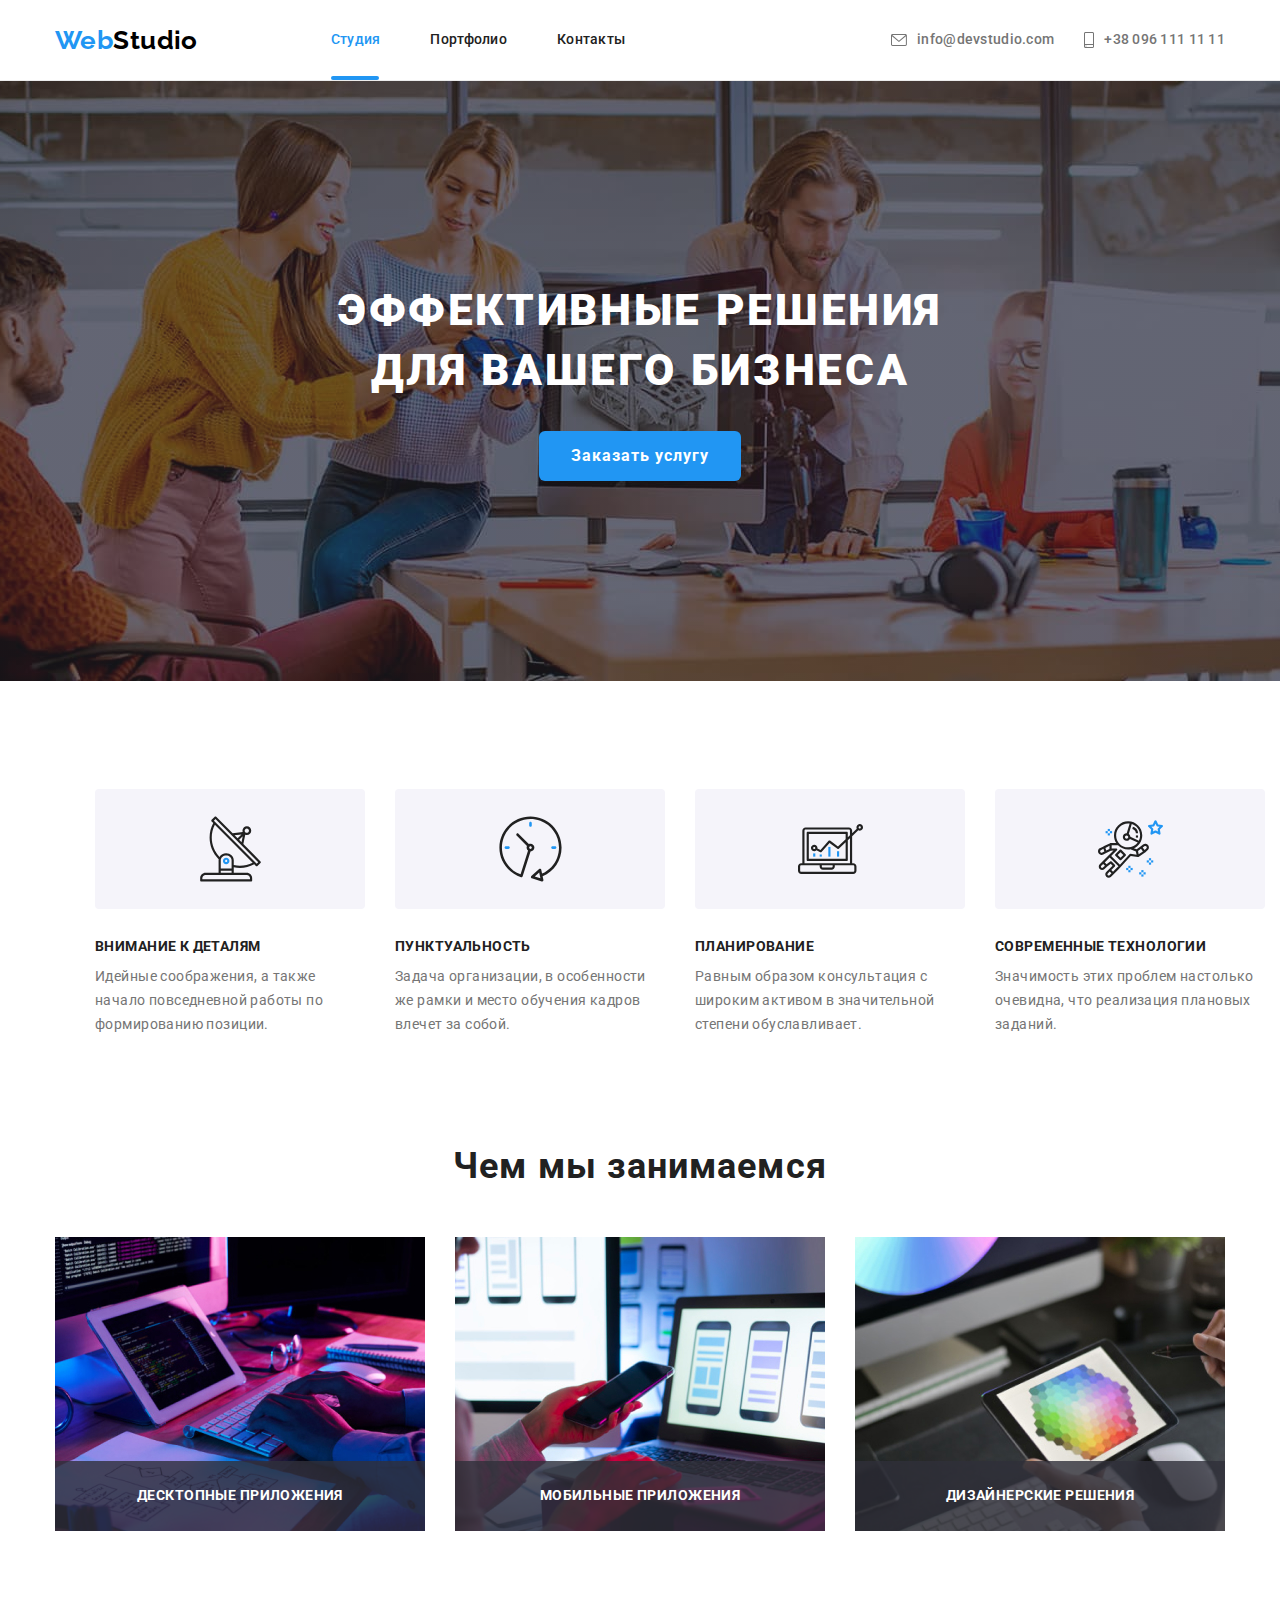
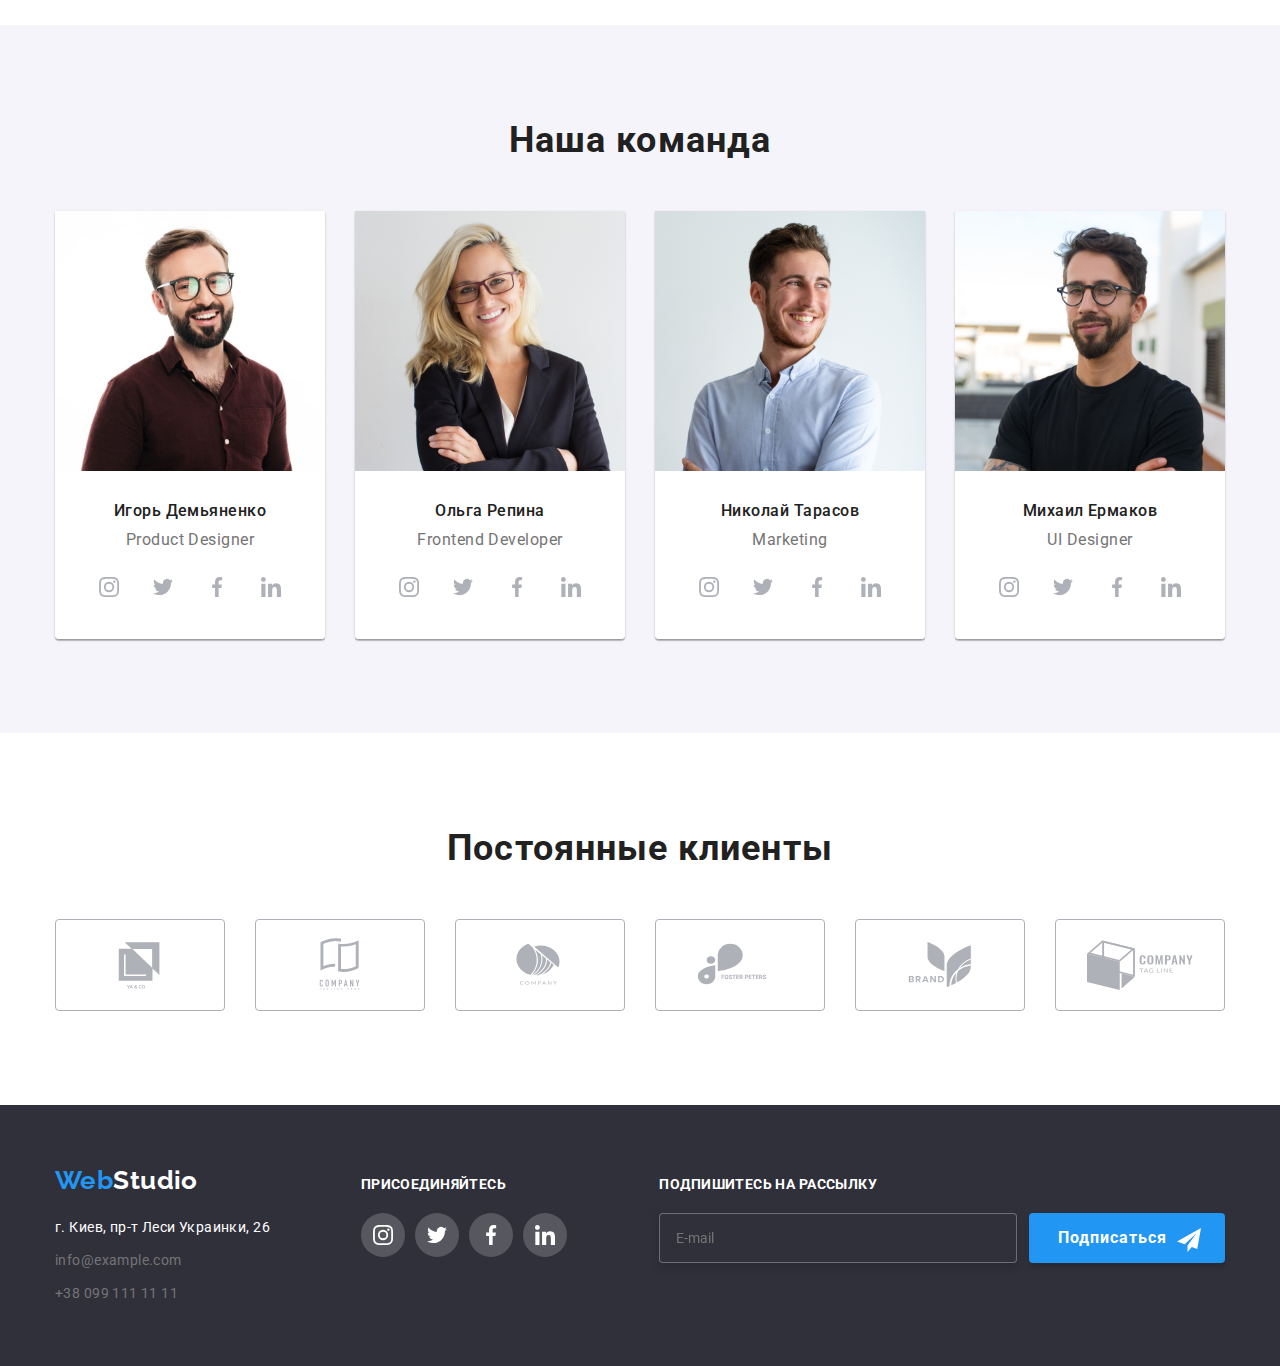
<file: index.html>
<!DOCTYPE html>
<html lang="en">
  <head>
    <meta charset="UTF-8" />
    <meta http-equiv="X-UA-Compatible" content="IE=edge" />
    <meta name="viewport" content="width=device-width, initial-scale=1.0" />
    <!-- Fonts -->
    <link
      href="https://fonts.googleapis.com/css2?family=Raleway:wght@700&family=Roboto:wght@400;500;700;900&display=swap"
      rel="stylesheet"
    />
    <!-- End fonts -->
    <link
      rel="stylesheet"
      href="https://cdnjs.cloudflare.com/ajax/libs/modern-normalize/1.1.0/modern-normalize.min.css"
    />
    <!-- <link rel="stylesheet" href="./css/styles.css" /> -->
    <link rel="stylesheet" href="./css/main.min.css" />
    <title>Студия</title>
  </head>
  <body>
    <!-- Header -->
    <header class="page-header">
      <div class="container page-header__container">
        <a href="./index.html" class="logo page-header__logo"
          ><span class="page-header__logo-web">Web</span
          ><span class="page-header__logo-studio">Studio</span></a
        >

        <nav class="navigation">
          <ul class="site-nav__list">
            <li class="site-nav__item">
              <a
                href="./index.html"
                class="site-nav__link site-nav__link--current site-nav__studio"
                >Студия
              </a>
            </li>
            <li class="site-nav__item">
              <a href="./potrfolio.html" class="site-nav__link">Портфолио</a>
            </li>

            <li class="site-nav__item">
              <a href="" class="site-nav__link">Контакты</a>
            </li>
          </ul>
        </nav>

        <ul class="header-contacts__list">
          <li class="header-contact__item">
            <a class="header-contact__link" href="mailto:info@devstudio.com">
              <svg class="icon-header" width="16" height="12">
                <use href="./images/icons/sprite.svg#icon-envelope"></use>
              </svg>
              info@devstudio.com
            </a>
          </li>

          <li class="header-contact__item">
            <a class="header-contact__link" href="tel:+380961111111">
              <svg class="icon-header" width="10" height="16">
                <use href="./images/icons/sprite.svg#icon-smartphone"></use>
              </svg>
              +38 096 111 11 11
            </a>
          </li>
        </ul>
      </div>
    </header>

    <!-- Main -->
    <main>
      <!-- Hero section -->
      <section class="hero">
        <h1 class="hero__title">Эффективные решения<br />для вашего бизнеса</h1>
        <button type="button" class="button button__order" data-modal-open>
          Заказать услугу
        </button>
      </section>

      <!-- Features section -->
      <section class="features">
        <div class="container">
          <h2 class="visually-hidden">Наши преимущества</h2>
          <ul class="features-list">
            <li class="features-list__item">
              <div class="features-list__picture">
                <svg class="features-list__icon" width="65" height="70">
                  <use href="./images/icons/sprite.svg#icon-antenna"></use>
                </svg>
              </div>
              <h3 class="features-list__title">Внимание к деталям</h3>
              <p class="features-list__description">
                Идейные соображения, а также начало повседневной работы по
                формированию позиции.
              </p>
            </li>

            <li class="features-list__item">
              <div class="features-list__picture">
                <svg class="features-list__icon" width="65" height="70">
                  <use href="./images/icons/sprite.svg#icon-clock"></use>
                </svg>
              </div>
              <h3 class="features-list__title">Пунктуальность</h3>
              <p class="features-list__description">
                Задача организации, в особенности же рамки и место обучения
                кадров влечет за собой.
              </p>
            </li>
            <li class="features-list__item">
              <div class="features-list__picture">
                <svg class="features-list__icon" width="65" height="70">
                  <use href="./images/icons/sprite.svg#icon-diagram"></use>
                </svg>
              </div>
              <h3 class="features-list__title">Планирование</h3>
              <p class="features-list__description">
                Равным образом консультация с широким активом в значительной
                степени обуславливает.
              </p>
            </li>
            <li class="features-list__item">
              <div class="features-list__picture">
                <svg class="features-list__icon" width="65" height="70">
                  <use href="./images/icons/sprite.svg#icon-astronaut"></use>
                </svg>
              </div>
              <h3 class="features-list__title">Современные технологии</h3>
              <p class="features-list__description">
                Значимость этих проблем настолько очевидна, что реализация
                плановых заданий.
              </p>
            </li>
          </ul>
        </div>
      </section>

      <!-- WhatWeDo section -->
      <section class="what-we-do">
        <div class="container">
          <h2 class="what-we-do__title">Чем мы занимаемся</h2>
          <ul class="do-list">
            <li class="do-list__item">
              <img
                src="./images/what-we-do/img-1.jpg"
                alt="Разработка"
                width="370"
                height="294"
              />
              <div class="do-backdrop">
                <p>Десктопные приложения</p>
              </div>
            </li>

            <li class="do-list__item">
              <img
                src="./images/what-we-do/img-2.jpg"
                alt="Дизайн"
                width="370"
                height="294"
              />
              <div class="do-backdrop">
                <p>Мобильные приложения</p>
              </div>
            </li>
            <li class="do-list__item">
              <img
                src="./images/what-we-do/img-3.jpg"
                alt="Графика"
                width="370"
                height="294"
              />
              <div class="do-backdrop">
                <p>Дизайнерские решения</p>
              </div>
            </li>
          </ul>
        </div>
      </section>

      <!-- OurTeam section -->
      <section class="team">
        <div class="container">
          <h2 class="team__title">Наша команда</h2>
          <ul class="team__members">
            <li class="team-member">
              <img
                src="./images/team/img-1.jpg"
                alt="Дизайнер продукта"
                width="270"
                height="260"
              />
              <div class="team-member__description">
                <h3 class="team-member__name">Игорь Демьяненко</h3>
                <p class="team-member__position">Product Designer</p>
                <ul class="member-links">
                  <li class="member-links__item">
                    <a href="" class="member-links__link">
                      <svg class="member-icon" width="20" height="20">
                        <use
                          href="./images/icons/sprite.svg#icon-instagram"
                        ></use>
                      </svg>
                    </a>
                  </li>

                  <li class="member-links__item">
                    <a href="" class="member-links__link">
                      <svg class="member-icon" width="20" height="20">
                        <use
                          href="./images/icons/sprite.svg#icon-twitter"
                        ></use>
                      </svg>
                    </a>
                  </li>
                  <li class="member-links__item">
                    <a href="" class="member-links__link">
                      <svg class="member-icon" width="20" height="20">
                        <use
                          href="./images/icons/sprite.svg#icon-facebook"
                        ></use>
                      </svg>
                    </a>
                  </li>
                  <li class="member-links__item">
                    <a href="" class="member-links__link">
                      <svg class="member-icon" width="20" height="20">
                        <use
                          href="./images/icons/sprite.svg#icon-linkedin"
                        ></use>
                      </svg>
                    </a>
                  </li>
                </ul>
              </div>
            </li>

            <li class="team-member">
              <img
                src="./images/team/img-2.jpg"
                alt="Фронтенд разработчик"
                width="270"
                height="260"
              />
              <div class="team-member__description">
                <h3 class="team-member__name">Ольга Репина</h3>
                <p class="team-member__position">Frontend Developer</p>
                <ul class="member-links">
                  <li class="member-links__item">
                    <a href="" class="member-links__link">
                      <svg class="member-icon" width="20" height="20">
                        <use
                          href="./images/icons/sprite.svg#icon-instagram"
                        ></use>
                      </svg>
                    </a>
                  </li>

                  <li class="member-links__item">
                    <a href="" class="member-links__link">
                      <svg class="member-icon" width="20" height="20">
                        <use
                          href="./images/icons/sprite.svg#icon-twitter"
                        ></use>
                      </svg>
                    </a>
                  </li>
                  <li class="member-links__item">
                    <a href="" class="member-links__link">
                      <svg class="member-icon" width="20" height="20">
                        <use
                          href="./images/icons/sprite.svg#icon-facebook"
                        ></use>
                      </svg>
                    </a>
                  </li>
                  <li class="member-links__item">
                    <a href="" class="member-links__link">
                      <svg class="member-icon" width="20" height="20">
                        <use
                          href="./images/icons/sprite.svg#icon-linkedin"
                        ></use>
                      </svg>
                    </a>
                  </li>
                </ul>
              </div>
            </li>
            <li class="team-member">
              <img
                src="./images/team/img-3.jpg"
                alt="Специалист по маркетингу"
                width="270"
                height="260"
              />
              <div class="team-member__description">
                <h3 class="team-member__name">Николай Тарасов</h3>
                <p class="team-member__position">Marketing</p>
                <ul class="member-links">
                  <li class="member-links__item">
                    <a href="" class="member-links__link">
                      <svg class="member-icon" width="20" height="20">
                        <use
                          href="./images/icons/sprite.svg#icon-instagram"
                        ></use>
                      </svg>
                    </a>
                  </li>

                  <li class="member-links__item">
                    <a href="" class="member-links__link">
                      <svg class="member-icon" width="20" height="20">
                        <use
                          href="./images/icons/sprite.svg#icon-twitter"
                        ></use>
                      </svg>
                    </a>
                  </li>
                  <li class="member-links__item">
                    <a href="" class="member-links__link">
                      <svg class="member-icon" width="20" height="20">
                        <use
                          href="./images/icons/sprite.svg#icon-facebook"
                        ></use>
                      </svg>
                    </a>
                  </li>
                  <li class="member-links__item">
                    <a href="" class="member-links__link">
                      <svg class="member-icon" width="20" height="20">
                        <use
                          href="./images/icons/sprite.svg#icon-linkedin"
                        ></use>
                      </svg>
                    </a>
                  </li>
                </ul>
              </div>
            </li>
            <li class="team-member">
              <img
                src="./images/team/img-4.jpg"
                alt="Дизайнер внешнего вида"
                width="270"
                height="260"
              />
              <div class="team-member__description">
                <h3 class="team-member__name">Михаил Ермаков</h3>
                <p class="team-member__position">UI Designer</p>
                <ul class="member-links">
                  <li class="member-links__item">
                    <a href="" class="member-links__link">
                      <svg class="member-icon" width="20" height="20">
                        <use
                          href="./images/icons/sprite.svg#icon-instagram"
                        ></use>
                      </svg>
                    </a>
                  </li>

                  <li class="member-links__item">
                    <a href="" class="member-links__link">
                      <svg class="member-icon" width="20" height="20">
                        <use
                          href="./images/icons/sprite.svg#icon-twitter"
                        ></use>
                      </svg>
                    </a>
                  </li>
                  <li class="member-links__item">
                    <a href="" class="member-links__link">
                      <svg class="member-icon" width="20" height="20">
                        <use
                          href="./images/icons/sprite.svg#icon-facebook"
                        ></use>
                      </svg>
                    </a>
                  </li>
                  <li class="member-links__item">
                    <a href="" class="member-links__link">
                      <svg class="member-icon" width="20" height="20">
                        <use
                          href="./images/icons/sprite.svg#icon-linkedin"
                        ></use>
                      </svg>
                    </a>
                  </li>
                </ul>
              </div>
            </li>
          </ul>
        </div>
      </section>

      <!-- Clients -->
      <section class="clients">
        <div class="container">
          <h2 class="clients__title">Постоянные клиенты</h2>

          <ul class="clients-list">

            <li class="clients-list__item">
              <a href="" class="clients-list__link">
                <svg class="client-icon" width="106" height="60">
                  <use href="./images/icons/sprite.svg#icon-yaco"></use>
                </svg>
              </a>
            </li>

            <li class="clients-list__item">
              <a href="" class="clients-list__link">
                <svg class="client-icon" width="106" height="60">
                  <use href="./images/icons/sprite.svg#icon-taglinehere"></use>
                </svg>
              </a>
            </li>

            <li class="clients-list__item">
              <a href="" class="clients-list__link">
                <svg class="client-icon" width="106" height="60">
                  <use href="./images/icons/sprite.svg#icon-company"></use>
                </svg>
              </a>
            </li>

            <li class="clients-list__item">
              <a href="" class="clients-list__link">
                <svg class="client-icon" width="106" height="60">
                  <use href="./images/icons/sprite.svg#icon-fosterpeters"></use>
                </svg>
              </a>
            </li>

            <li class="clients-list__item">
              <a href="" class="clients-list__link">
                <svg class="client-icon" width="106" height="60">
                  <use href="./images/icons/sprite.svg#icon-brand"></use>
                </svg>
              </a>
            </li>
            
            <li class="clients-list__item">
              <a href="" class="clients-list__link">
                <svg class="client-icon" width="106" height="60">
                  <use href="./images/icons/sprite.svg#icon-tagline"></use>
                </svg>
              </a>
            </li>
          </ul>
        </div>
      </section>
    </main>

    <!-- Footer -->
    <footer class="footer">
      <div class="container footer-container">
        <div class="footer-container__element">
          <a href="./index.html" class="logo page-footer__logo"
            ><span class="page-footer__logo-web">Web</span>Studio
          </a>
          <address>
            <ul class="address-list">

              <li class="address-list__item">
                <a
                  href="https://goo.gl/maps/jX64PBz61AkSVVdt5"
                  target="_blank"
                  rel="noreferrer noopener nofollow"
                  class="footer-address"
                  >г. Киев, пр-т Леси Украинки, 26</a
                >
              </li>

              <li class="address-list__item">
                <a href="mailto:info@example.com" class="address-list__link"
                  >info@example.com</a
                >
              </li>
              <li class="address-list__item">
                <a href="tel:+380961111111" class="address-list__link"
                  >+38 099 111 11 11</a
                >
              </li>
            </ul>
          </address>
        </div>

        <div class="add footer-container__element">
          <h2 class="add__title">Присоединяйтесь</h2>
          <ul class="footer-add">

            <li class="footer-add__item">
              <a class="footer-add__link" href="">
                <svg class="add-icon" width="20" height="20">
                  <use href="./images/icons/sprite.svg#icon-instagram"></use>
                </svg>
              </a>
            </li>

            <li class="footer-add__item">
              <a class="footer-add__link" href="">
                <svg class="add-icon" width="20" height="20">
                  <use href="./images/icons/sprite.svg#icon-twitter"></use>
                </svg>
              </a>
            </li>

            <li class="footer-add__item">
              <a class="footer-add__link" href="">
                <svg class="add-icon" width="20" height="20">
                  <use href="./images/icons/sprite.svg#icon-facebook"></use>
                </svg>
              </a>
            </li>

            <li class="footer-add__item">
              <a class="footer-add__link" href="">
                <svg class="add-icon" width="20" height="20">
                  <use href="./images/icons/sprite.svg#icon-linkedin"></use>
                </svg>
              </a>
            </li>
          </ul>
        </div>

        <div class="subscribe footer-container__element">
          <h2 class="subscribe__title">Подпишитесь на рассылку</h2>
          <form name="subscribe-form" class="subscribe-form">
            <input
              type="email"
              name="email"
              class="subscribe-form__email"
              placeholder="E-mail"
              autocomplete="on"
            />
            <button type="submit" class="subscribe-form__button">
              <span class="subscribe-form__text">Подписаться</span>
              <svg class="button-send" width="24" height="24">
                <use href="./images/icons/sprite.svg#icon-send"></use>
              </svg>
            </button>
          </form>
        </div>
      </div>
    </footer>
    <!-- End footer -->

    <!-- Modal -->
    <div data-modal class="backdrop is-hidden">
      <div class="modal">
        <button type="button" data-modal-close class="modal-close">
          <svg class="modal-close__icon" width="17" height="17">
            <use href="./images/icons/sprite.svg#icon-modal-close"></use>
          </svg>
        </button>
        <form name="application-form">
          <p class="application-form__title">
            Оставьте свои данные, мы вам перезвоним
          </p>

          <div class="form-field">
            <label class="form-field__label"> Имя </label>
            <input type="text" name="name" class="form-field__input" required />
            <svg class="form-field__icon" width="20" height="20">
              <use href="./images/icons/sprite.svg#icon-person-form"></use>
            </svg>
          </div>

          <div class="form-field">
            <label class="form-field__label"> Телефон </label>
             <input type="tel" name="tel" class="form-field__input" required />
            <svg class="form-field__icon" width="20" height="20">
              <use href="./images/icons/sprite.svg#icon-phone-form"></use>
            </svg>
           
          </div>

          <div class="form-field">
            <label class="form-field__label"> Почта </label>
            <input type="email" name="email" class="form-field__input" required />
            <svg class="form-field__icon" width="20" height="20">
              <use href="./images/icons/sprite.svg#icon-email-form"></use>
            </svg>
            
          </div>

          <div class="form-field textarea">
            <label class="form-field__label"> Комментарий </label>
            <textarea
              name="comment"
              class="form-field__input"
              placeholder="Введите текст"
            ></textarea>
          </div>

          <div class="form-field checkbox">
            <label for="agreement" class="form-field__label checkbox__text">
              <input
                type="checkbox"
                value="agreement"
                name="agreement"
                id="agreement"
                required
              />

              <svg class="form-field__icon agreement" width="16" height="15">
                <use href="./images/icons/sprite.svg#icon-check-form"></use>
              </svg>
              <svg class="form-field__icon square" width="16" height="15">
                <use href="./images/icons/sprite.svg#icon-square-form"></use>
              </svg>

              Соглашаюсь с рассылкой и принимаю
              <a href=""> Условия договора</a>
            </label>
          </div>

          <button type="submit" class="application-button">
            <span class="application-button__text">Отправить</span>
          </button>
        </form>
      </div>
    </div>
    <!-- End Modal -->
    <script src="./js/modal.js"></script>
  </body>
</html>
</file>
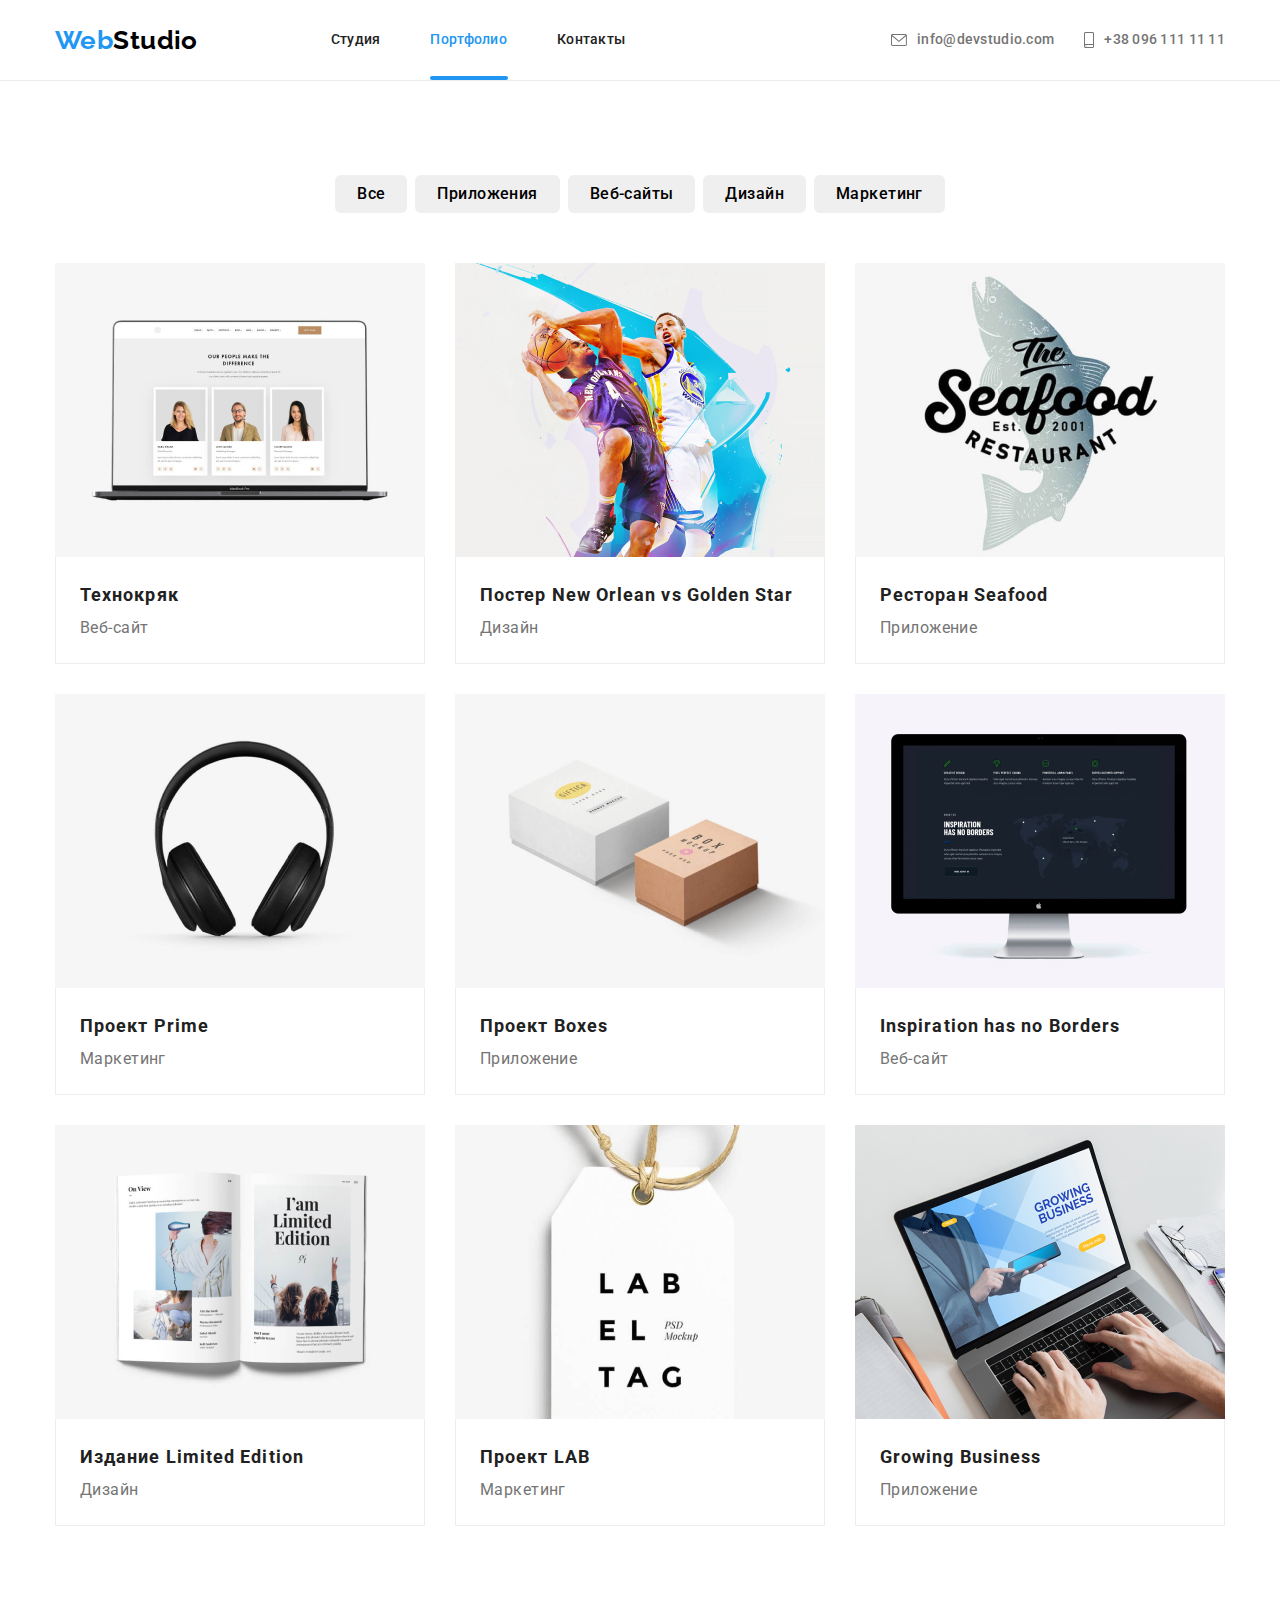
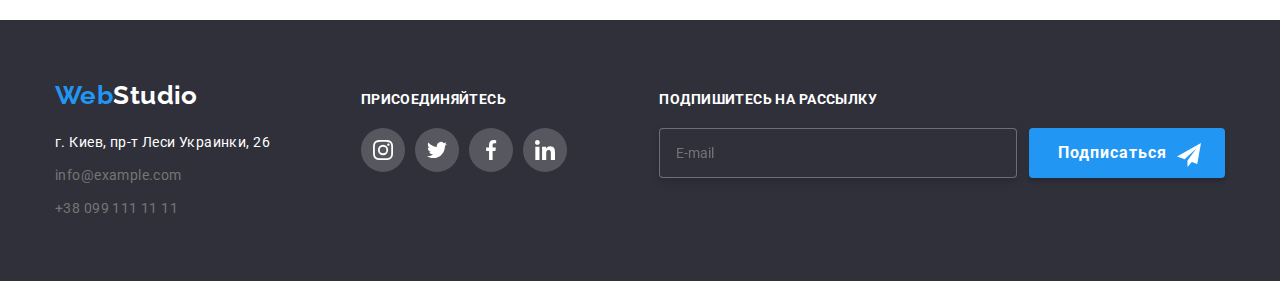
<file: potrfolio.html>
<!DOCTYPE html>
<html lang="en">
  <head>
    <meta charset="UTF-8" />
    <meta http-equiv="X-UA-Compatible" content="IE=edge" />
    <meta name="viewport" content="width=device-width, initial-scale=1.0" />
    <!-- Fonts -->
    <link
      href="https://fonts.googleapis.com/css2?family=Raleway:wght@700&family=Roboto:wght@400;500;700;900&display=swap"
      rel="stylesheet"
    />
    <!-- End fonts -->
    <link
      rel="stylesheet"
      href="https://cdnjs.cloudflare.com/ajax/libs/modern-normalize/1.1.0/modern-normalize.min.css"
    />
    <!-- <link rel="stylesheet" href="./css/styles.css" /> -->
    <link rel="stylesheet" href="./css/portfolio.min.css" />
    <title>Портфолио</title>
  </head>
  <body>
    <!-- Header -->
    <header class="page-header">
      <div class="container page-header__container">
        <a href="./index.html" class="logo page-header__logo"
          ><span class="page-header__logo-web">Web</span
          ><span class="page-header__logo-studio">Studio</span></a
        >

        <nav class="navigation">
          <ul class="site-nav__list">
            <li class="site-nav__item">
              <a href="./index.html" class="site-nav__link"
                >Студия
              </a>
            </li>
            <li class="site-nav__item">
              <a href="./potrfolio.html" class="site-nav__link site-nav__link--current site-nav__portfolio">Портфолио</a>
            </li>

            <li class="site-nav__item"><a href="" class="site-nav__link">Контакты</a></li>
          </ul>
        </nav>

        <ul class="header-contacts__list">
          <li class="header-contact__item">
            <a class="header-contact__link" href="mailto:info@devstudio.com">
              <svg class="icon-header" width="16" height="12">
                <use href="./images/icons/sprite.svg#icon-envelope"></use>
              </svg>
              info@devstudio.com
            </a>
          </li>

          <li class="header-contact__item">
            <a class="header-contact__link" href="tel:+380961111111">
              <svg class="icon-header" width="10" height="16">
                <use href="./images/icons/sprite.svg#icon-smartphone"></use>
              </svg>
              +38 096 111 11 11
            </a>
          </li>
        </ul>
      </div>
    </header>

    <!-- Main -->
    <main class="portfolio">
      <section class="portfolio-section">
        <div class="container">
          <h1 class="visually-hidden">Наши проекты</h1>

          <ul class="projects">
            <li class="projects__item">
              <button type="button" class="projects__btn">Все</button>
            </li>
            <li class="projects__item">
              <button type="button" class="projects__btn">Приложения</button>
            </li>
            <li class="projects__item">
              <button type="button" class="projects__btn">Веб-сайты</button>
            </li>
            <li class="projects__item">
              <button type="button" class="projects__btn">Дизайн</button>
            </li>
            <li class="projects__item">
              <button type="button" class="projects__btn">Маркетинг</button>
            </li>
          </ul>

          <ul class="projects-cards">

            <li class="projects-cards__item">
              <a href="" class="projects-cards__page">
                <div class="projects-cards__thumb">
                  <img
                    src="./images/portfolio/Технокряк.jpg"
                    alt="Технокряк"
                    width="370"
                    height="294"
                  />
                  <div class="projects-cards__overlay">
                    <p class="projects-cards__description-overlay">
                      Ресурс предлагает комплексные предложения с разным уровнем
                      функционала и сервисов. Все это позволит посетителю
                      получить исчерпывающие сведения о компании или частном
                      лице.
                    </p>
                  </div>
                </div>
                <div class="projects-cards__description">
                  <h2 class="projects-cards__title">Технокряк</h2>
                  <p class="projects-cards__name">Веб-сайт</p>
                </div>
              </a>
            </li>

            <li class="projects-cards__item">
              <a href="" class="projects-cards__page">
                <div class="projects-cards__thumb">
                  <img
                    src="./images/portfolio/Постер-New-Orlean-vs-Golden-Star.jpg"
                    alt="Постер New Orlean vs Golden Star"
                    width="370"
                    height="294"
                  />
                  <div class="projects-cards__overlay">
                    <p class="projects-cards__description-overlay">
                      Ресурс предлагает комплексные предложения с разным уровнем
                      функционала и сервисов. Все это позволит посетителю
                      получить исчерпывающие сведения о компании или частном
                      лице.
                    </p>
                  </div>
                </div>
                <div class="projects-cards__description">
                  <h2 class="projects-cards__title">
                    Постер New Orlean vs Golden Star
                  </h2>
                  <p class="projects-cards__name">Дизайн</p>
                </div>
              </a>
            </li>

            <li class="projects-cards__item">
              <a href="" class="projects-cards__page">
                <div class="projects-cards__thumb">
                  <img
                    src="./images/portfolio/Ресторан-Seafood.jpg"
                    alt="Ресторан Seafood"
                    width="370"
                    height="294"
                  />
                  <div class="projects-cards__overlay">
                    <p class="projects-cards__description-overlay">
                      Ресурс предлагает комплексные предложения с разным уровнем
                      функционала и сервисов. Все это позволит посетителю
                      получить исчерпывающие сведения о компании или частном
                      лице.
                    </p>
                  </div>
                </div>
                <div class="projects-cards__description">
                  <h2 class="projects-cards__title">Ресторан Seafood</h2>
                  <p class="projects-cards__name">Приложение</p>
                </div>
              </a>
            </li>

            <li class="projects-cards__item">
              <a href="" class="projects-cards__page">
                <div class="projects-cards__thumb">
                  <img
                    src="./images/portfolio/Проект-Prime.jpg"
                    alt="Проект Prime"
                    width="370"
                    height="294"
                  />
                  <div class="projects-cards__overlay">
                    <p class="projects-cards__description-overlay">
                      Ресурс предлагает комплексные предложения с разным уровнем
                      функционала и сервисов. Все это позволит посетителю
                      получить исчерпывающие сведения о компании или частном
                      лице.
                    </p>
                  </div>
                </div>
                <div class="projects-cards__description">
                  <h2 class="projects-cards__title">Проект Prime</h2>
                  <p class="projects-cards__name">Маркетинг</p>
                </div>
              </a>
            </li>

            <li class="projects-cards__item">
              <a href="" class="projects-cards__page">
                <div class="projects-cards__thumb">
                  <img
                    src="./images/portfolio/Проект-Boxes.jpg"
                    alt="Проект Boxes"
                    width="370"
                    height="294"
                  />
                  <div class="projects-cards__overlay">
                    <p class="projects-cards__description-overlay">
                      Ресурс предлагает комплексные предложения с разным уровнем
                      функционала и сервисов. Все это позволит посетителю
                      получить исчерпывающие сведения о компании или частном
                      лице.
                    </p>
                  </div>
                </div>
                <div class="projects-cards__description">
                  <h2 class="projects-cards__title">Проект Boxes</h2>
                  <p class="projects-cards__name">Приложение</p>
                </div>
              </a>
            </li>

            <li class="projects-cards__item">
              <a href="" class="projects-cards__page">
                <div class="projects-cards__thumb">
                  <img
                    src="./images/portfolio/Inspiration-has-no-Borders.jpg"
                    alt="Inspiration has no Borders"
                    width="370"
                    height="294"
                  />
                  <div class="projects-cards__overlay">
                    <p class="projects-cards__description-overlay">
                      Ресурс предлагает комплексные предложения с разным уровнем
                      функционала и сервисов. Все это позволит посетителю
                      получить исчерпывающие сведения о компании или частном
                      лице.
                    </p>
                  </div>
                </div>
                <div class="projects-cards__description">
                  <h2 class="projects-cards__title">Inspiration has no Borders</h2>
                  <p class="projects-cards__name">Веб-сайт</p>
                </div>
              </a>
            </li>

            <li class="projects-cards__item">
              <a href="" class="projects-cards__page">
                <div class="projects-cards__thumb">
                  <img
                    src="./images/portfolio/Издание-Limited-Edition.jpg"
                    alt="Издание Limited Edition"
                    width="370"
                    height="294"
                  />
                  <div class="projects-cards__overlay">
                    <p class="projects-cards__description-overlay">
                      Ресурс предлагает комплексные предложения с разным уровнем
                      функционала и сервисов. Все это позволит посетителю
                      получить исчерпывающие сведения о компании или частном
                      лице.
                    </p>
                  </div>
                </div>
                <div class="projects-cards__description">
                  <h2 class="projects-cards__title">Издание Limited Edition</h2>
                  <p class="projects-cards__name">Дизайн</p>
                </div>
              </a>
            </li>

            <li class="projects-cards__item">
              <a href="" class="projects-cards__page">
                <div class="projects-cards__thumb">
                  <img
                    src="./images/portfolio/Проект-LAB.jpg"
                    alt="Проект LAB"
                    width="370"
                    height="294"
                  />
                  <div class="projects-cards__overlay">
                    <p class="projects-cards__description-overlay">
                      Ресурс предлагает комплексные предложения с разным уровнем
                      функционала и сервисов. Все это позволит посетителю
                      получить исчерпывающие сведения о компании или частном
                      лице.
                    </p>
                  </div>
                </div>
                <div class="projects-cards__description">
                  <h2 class="projects-cards__title">Проект LAB</h2>
                  <p class="projects-cards__name">Маркетинг</p>
                </div>
              </a>
            </li>

            <li class="projects-cards__item">
              <a href="" class="projects-cards__page">
                <div class="projects-cards__thumb">
                  <img
                    src="./images/portfolio/Growing-Business.jpg"
                    alt="Growing Business"
                    width="370"
                    height="294"
                  />
                  <div class="projects-cards__overlay">
                    <p class="projects-cards__description-overlay">
                      Ресурс предлагает комплексные предложения с разным уровнем
                      функционала и сервисов. Все это позволит посетителю
                      получить исчерпывающие сведения о компании или частном
                      лице.
                    </p>
                  </div>
                </div>
                <div class="projects-cards__description">
                  <h2 class="projects-cards__title">Growing Business</h2>
                  <p class="projects-cards__name">Приложение</p>
                </div>
              </a>
            </li>
          </ul>
        </div>
      </section>
    </main>

   <!-- Footer -->
   <footer class="footer">
      <div class="container footer-container">
        <div class="footer-container__element">
          <a href="./index.html" class="logo page-footer__logo"
            ><span class="page-footer__logo-web">Web</span>Studio
          </a>
          <address>
            <ul class="address-list">

              <li class="address-list__item">
                <a
                  href="https://goo.gl/maps/jX64PBz61AkSVVdt5"
                  target="_blank"
                  rel="noreferrer noopener nofollow"
                  class="footer-address"
                  >г. Киев, пр-т Леси Украинки, 26</a
                >
              </li>

              <li class="address-list__item">
                <a href="mailto:info@example.com" class="address-list__link"
                  >info@example.com</a
                >
              </li>
              <li class="address-list__item">
                <a href="tel:+380961111111" class="address-list__link"
                  >+38 099 111 11 11</a
                >
              </li>
            </ul>
          </address>
        </div>

        <div class="add footer-container__element">
          <h2 class="add__title">Присоединяйтесь</h2>
          <ul class="footer-add">

            <li class="footer-add__item">
              <a class="footer-add__link" href="">
                <svg class="add-icon" width="20" height="20">
                  <use href="./images/icons/sprite.svg#icon-instagram"></use>
                </svg>
              </a>
            </li>

            <li class="footer-add__item">
              <a class="footer-add__link" href="">
                <svg class="add-icon" width="20" height="20">
                  <use href="./images/icons/sprite.svg#icon-twitter"></use>
                </svg>
              </a>
            </li>

            <li class="footer-add__item">
              <a class="footer-add__link" href="">
                <svg class="add-icon" width="20" height="20">
                  <use href="./images/icons/sprite.svg#icon-facebook"></use>
                </svg>
              </a>
            </li>

            <li class="footer-add__item">
              <a class="footer-add__link" href="">
                <svg class="add-icon" width="20" height="20">
                  <use href="./images/icons/sprite.svg#icon-linkedin"></use>
                </svg>
              </a>
            </li>
          </ul>
        </div>

        <div class="subscribe footer-container__element">
          <h2 class="subscribe__title">Подпишитесь на рассылку</h2>
          <form name="subscribe-form" class="subscribe-form">
            <input
              type="email"
              name="email"
              class="subscribe-form__email"
              placeholder="E-mail"
              autocomplete="on"
            />
            <button type="submit" class="subscribe-form__button">
              <span class="subscribe-form__text">Подписаться</span>
              <svg class="button-send" width="24" height="24">
                <use href="./images/icons/sprite.svg#icon-send"></use>
              </svg>
            </button>
          </form>
        </div>
      </div>
    </footer>
    <!-- End footer -->
    <script>
      const { height: pageHeaderHeight } = document
        .querySelector(".page-header")
        .getBoundingClientRect();

      document.body.style.paddingTop = `${pageHeaderHeight}px`;
    </script>
  </body>
</html>
</file>
<file: css/styles.css>
/* Основной цвет текста #757575 */
/* Вторичный цвет текста  #212121 */
/* Акцент #2196F3 */

/* Основной цвет фона #FFFFFF */
/* Акцентный цвет фона  #2F303A */

:root{
	--primary-text-color: #757575;
	--secondary-text-color: #FFFFFF;
	--title-text-color: #212121;
	--accent-text-color: #2196F3;
	--logo-text-color:#000000;
	--primary-bg-color: #FFFFFF;
	--header-footer-bg-color: #2F303A;
	--team-bg-color:#F5F4FA;
	--header-bot-border: #ECECEC;
	--portfolio-cards: #EEEEEE;
	--icon-color: #AFB1B8;
}

/* Common styles */
body{
  	color: var(--primary-text-color);
	background-color: var(--primary-bg-color); 
	font-family: Roboto, sans-serif;
	font-size: 14px;
	letter-spacing: 0.03em;

}

h1, h2, h3, h4, h5, h6, p{
	margin: 0;
}

img{
	display: block;
}

address{
	font-style: normal;
}

.list{
	list-style: none;
	padding: 0;
	margin: 0;
}

/* .section {
	padding-top: 94px;
	padding-bottom: 94px;
} */

.container {
	width: 1200px;
	padding-left: 15px;
	padding-right: 15px;
	margin-left: auto;
	margin-right: auto;
}

/* Button */
.button{
	background-color: var(--accent-text-color);
	color: var(--secondary-text-color);
	font-family: inherit;
	font-style: normal;
	font-weight: 700;
	font-size: 16px;
	line-height: 1.88;	
	align-items: center;
	text-align: center;
	letter-spacing: 0.06em;
	padding-top: 10px;
	padding-bottom: 10px;
	padding-right: 32px;
	padding-left: 32px;
	border: none;
	border-radius: 6px;
	transition: color 250ms cubic-bezier(0.4, 0, 0.2, 1);
	transition: background-color 250ms cubic-bezier(0.4, 0, 0.2, 1);
}

/* button.primary{
	color: var(--secondary-text-color);
	background-color: var(--accent-text-color);
	font-family: inherit;
	font-style: normal;
	font-weight: 500;
	font-size: 16px;
	line-height: 1.62;
	text-align: center;
	letter-spacing: inherit;
} */

/* button.secondary{
	font-family: inherit;
	font-style: normal;
	font-weight: 500;
	font-size: 16px;
	line-height: 1.62;
	text-align: center;
	letter-spacing: inherit;
} */

/* Section */
/* .section-title {
	font-family: 'Roboto';
	font-style: normal;
	font-weight: 700;
	font-size: 36px;
	line-height: 1.17;
	letter-spacing: 0.03em;
	color: var(--title-text-color);
} */


/*============ Page-header ========== */
.page-header{
	position: fixed;
	top: 0;
	width: 100%;
	z-index: 3;
	border-bottom: 1px solid var(--header-bot-border);
	background-color: var(--primary-bg-color);
}

.page-header__container{
	display: flex;
	align-items: center;
	max-height: 80px;
}

.header-contacts__list{
	display: flex;
	align-items: center;
	margin-left: auto;
	list-style: none;
	margin-top: 0;
	margin-bottom: 0;
}

.logo {
	color: var(--logo-text-color);
	font-family: Raleway, sans-serif;
	font-weight: 700;
	font-size: 26px;
	line-height: 1.19;
	margin-right: 93px;
	text-decoration: none;
}

.page-header__logo-web {
	color: var(--accent-text-color);
}

.page-header .logo-studio:hover,
.page-header .logo-studio:focus {
	color: var(--title-text-color);
	cursor: pointer;
}

.page-header .page-header-logo:hover,
.page-header .page-header-logo:focus {
	cursor: pointer;
}

/* Site-nav */
.site-nav__list {
	display: flex;
	align-items: center;
	list-style: none;
	margin: 0;
}

.site-nav__item{
	margin-right: 50px;
}

.site-nav__item:last-child {
	margin-right: 0;
}

/* .portfolio-page, 
.footer-address,
.footer-link
 {
	color: var(--title-text-color);
	text-decoration: none;
} */


.site-nav__link:hover,
.list a:hover 
{
	color: var(--accent-text-color);
}

.site-nav__link:hover,
.site-nav__link:focus{
	color: var(--accent-text-color);
}

.site-nav__link{	
	color: var(--title-text-color);
	font-weight: 500;
	line-height: 1.14;
	letter-spacing: 0.02em;
	padding-top: 32px;
	padding-bottom: 32px;
	display: block;
	text-decoration: none;
	transition: color 250ms cubic-bezier(0.4, 0, 0.2, 1);
}

.site-nav__item{
	position: relative;
	margin-right: 50px;
}

.site-nav__item:last-child{
	margin-right: 0;
}

.site-nav__link--current {
	color: var(--accent-text-color);
	font-weight: 500;
	font-size: 14px;
	line-height: 1.14;
	letter-spacing: 0.02em;
}

.site-nav__studio::after {
	content: '';
	display: block;

	position: absolute;
	width: 48px;
	height: 4px;
	bottom: 0;

	background: #2196F3;
	border-radius: 2px;
}

.site-nav__portfolio::after{
	content: '';
	display: block;

	position: absolute;
	bottom: 0;
	width: 78px;
	height: 4px;

	background-color: #2196F3;
	border-radius: 2px;
	transition: color 250ms cubic-bezier(0.4, 0, 0.2, 1);
	transition: background-color 250ms cubic-bezier(0.4, 0, 0.2, 1);
}


/* Header-contact */
.header-contact__link{
	display: flex;
	align-items: center;
	transition: color 250ms cubic-bezier(0.4, 0, 0.2, 1);
	align-items: center;
	color: var(--primary-text-color);
	font-weight: 500;
	line-height: 1.14;
	letter-spacing: 0.02em;
	padding-bottom: 32px;
	padding-top: 32px;
	text-decoration: none;
}

.header-contact__link:hover,
.header-contact__link:focus {
	color: var(--accent-text-color);
}

.header-contact__item:not(:last-child){
	display: block;
	margin-right: 30px;
}

.icon-header{
	display: inline-block;
	margin-right: 10px;
	fill: currentColor;
}

/* ============= Hero ============= */
.hero{
	color: var(--secondary-text-color);

	background-color: var(--header-footer-bg-color);
	background-image: 
	linear-gradient(to right, rgba(47, 48, 58, 0.4), rgba(47, 48, 58, 0.4)),
	url('../images/backgrounds/hero-bg.jpg');
	background-repeat: no-repeat;
	background-position: center;
	background-size: cover;
	text-align: center;
	padding-top: 200px;
	padding-bottom: 200px;
	margin: 0 auto;
	max-width: 1600px;
	height: 600px;
}

.hero__title{
	color: var(--secondary-text-color);
	font-weight: 900;
	font-size: 44px;
	line-height: 1.36;
	text-align: center;
	letter-spacing: 0.06em;
	text-transform: uppercase;
	margin-bottom: 30px;
}

.button__order {
	/* font-family: inherit; */
	/* font-weight: 700; */
	/* font-size: 16px; */
	/* line-height: 1.88; */
	/* text-align: center; */
	/* letter-spacing: 0.06em; */
	color: var(--secondary-text-color);
	transition: transform 250ms cubic-bezier(0.4, 0, 0.2, 1);
}

.button__order:hover,
.button__order:focus {
	transform: scale(105%, 105%);
}

/* =========== Features ============ */
.visually-hidden {
	position: absolute;
	width: 1px;
	height: 1px;
	margin: -1px;
	border: 0;
	padding: 0;
	white-space: nowrap;
	clip-path: inset(100%);
	clip: rect(0 0 0 0);
	overflow: hidden;
}

.features{
	padding-top: 94px;
	padding-bottom: 94px;
}

/* Features-list */
.features-list__picture{
	display: flex;
	align-items: center;
	justify-content:center;
	width: 270px;
	height: 120px;

	background: #F5F4FA;
	border-radius: 4px;
	margin-bottom: 30px;
}

.features-list__icon{
	fill: var(--title-text-color);
}

.features-list{
	display: flex;
	align-items: center;
	list-style: none;
}

.features-list__item{
	margin-right: 30px;
}

.features-list__tem:last-child {
	margin-right: 0;
}

.features-list__title{
	font-family: 'Roboto';
	font-weight: 700;
	font-size: 14px;
	line-height: 1.14;
	letter-spacing: 0.03em;
	text-transform: uppercase;
	color: var(--title-text-color);

	margin-bottom: 10px;
}

.features-list__description{
	font-size: 14px;
	line-height: 1.71;
	width: 270px;
}

/* ======== What we do ========== */
.what-we-do{
	padding-top: 94px;
	padding-bottom: 94px;
}

.what-we-do__title{
	text-align: center;
	margin-bottom: 50px;
	/* font-family: 'Roboto';
	font-style: normal;
	font-weight: 700; */
	font-size: 36px;
	line-height: 1.17;
	letter-spacing: 0.03em;
	color: var(--title-text-color);
}

.do-list{
	display: flex;
	align-items: center;
	list-style: none;
	padding: 0;
	margin: 0;
}

/* .do-list, 
.members{
	display: flex;
	align-items: center;
} */

.do-list__item{
	position: relative;
	margin-right: 30px;
}

.do-list__item:last-child {
	margin-right: 0;
}

.do-backdrop{
	display: flex;
	align-items: center;
	justify-content: center;
	position: absolute;
	left: 0;
	bottom: 0;
	width: 100%;
	height: 70px;
	font-weight: 700;
	line-height: 1.14;
	background: rgba(47, 48, 58, 0.8);
	text-transform: uppercase;
	color: var(--secondary-text-color);
} 


/* =========== Team =============== */
.team{
	background-color: var(--team-bg-color);
	padding-top: 94px;
	padding-bottom: 94px;
}

.team__title{
	text-align: center;
	margin-bottom: 50px;
	/* font-family: 'Roboto';
	font-style: normal;
	font-weight: 700; */
	font-size: 36px;
	line-height: 1.17;
	letter-spacing: 0.03em;
	color: var(--title-text-color);
}

.team__members {
	display: flex;
	align-items: center;
	list-style: none;
	padding: 0;
	margin: 0;
}

/* Team-member */
.team-member {
	margin-right: 30px;
	box-shadow: 0px 1px 3px rgba(0, 0, 0, 0.12), 0px 1px 1px rgba(0, 0, 0, 0.14), 0px 2px 1px rgba(0, 0, 0, 0.2);
	border-radius: 0px 0px 4px 4px;
}

.team-member__description{
	background-color: var(--primary-bg-color);
	border-radius: 0px 0px 4px 4px;
	padding-bottom: 30px;
	padding-top: 30px;
}

.team-member__name{
	font-weight: 500;
	font-size: 16px;
	line-height: 1.19;
	letter-spacing: 0.03em;
	color: var(--title-text-color);
	text-align: center;
	margin-bottom: 10px;
}

.team-member__position {
	font-weight: 400;
	font-size: 16px;
	line-height: 1.19;
	letter-spacing: 0.03em;
	color: var(--primary-text-color);
	text-align: center;
	margin-bottom: 28px;
}

.team-member:last-child {
	margin-right: 0;
}

/* Member-links */
.member-links{
	display: flex;
	justify-content: center;
	list-style: none;
	padding: 0;
	margin: 0;
}

/* .list.slinks{
	display: flex;
	justify-content: center;
} */

.member-links__item{
	margin-right: 10px;
}

.member-links__item:last-child {
	margin-right: 0;
}

.member-links__link{
	display: flex;
	align-items: center;
	justify-content: center;
	width: 44px;
	height: 44px;
	border-radius: 50%;
	color: var(--icon-color);
	background-color: var(--primary-bg-color);
	transition: color 250ms cubic-bezier(0.4, 0, 0.2, 1), background-color 250ms cubic-bezier(0.4, 0, 0.2, 1);
}

.member-links__link:hover,
.member-links__link:focus{
	background-color: var(--accent-text-color);
	color: var(--accent-text-color);
}

.member-icon{
	fill: currentColor;
	transition: fill 250ms cubic-bezier(0.4, 0, 0.2, 1);
}

.member-links__link:hover .member-icon,
.member-links__link:focus .member-icon{
	fill: var(--secondary-text-color);
}

/* ========  Clients =========== */
/* Clients */
.clients{
	padding-top: 94px;
 	padding-bottom: 94px;
}

.clients__title {
	margin: 0;
	padding: 0;
	margin-bottom: 50px;
	/* font-family: 'Roboto';
	font-style: normal;
	font-weight: 700; */
	text-align: center;
	font-size: 36px;
	line-height: 1.17;
	letter-spacing: 0.03em;
	color: var(--title-text-color);
}

/* .clients .section-title {
	text-align: center;
	margin-bottom: 50px;
} */

/* Clients-list */
.clients-list {
	display: flex;
	align-items: center;
	justify-content: center;
	list-style: none;
	padding: 0;
	margin: 0;
}

.clients-list__item:not(:last-child) {
	margin-right: 30px;
}

.clients-list__link{
	display: flex;
	align-items: center;
	justify-content: center;
	width: 170px;
	height: 92px;
	
	border: 1px solid var(--icon-color);
	border-radius: 4px;

	color: var(--icon-color);
	transition: border 250ms cubic-bezier(0.4, 0, 0.2, 1);
}

.clients-list__link:hover,
.clients-list__link:focus{
	border: 1px solid var(--accent-text-color);
}

.client-icon{
	fill: currentColor;
	transition: fill 250ms cubic-bezier(0.4, 0, 0.2, 1);
}

.clients-list__link:hover .client-icon,
.clients-list__link:focus .client-icon{
	fill:var(--accent-text-color);
}


/* =========== Portfolio ========== */
/* ======= Animation ========= */
.portfolio-section {
	padding-top: 94px;
}

.portfolio {
	padding-bottom: 94px;
}
/* Projects */
.projects{
	display: flex;
	align-items: center;
	justify-content: center;
	
	list-style: none;
	padding: 0;
	margin: 0 0 50px 0;
}

.projects__item {
	margin-right: 8px;
}

.projects__item:last-child {
	margin-right: 0;
}

.projects__btn {
	font-family: inherit;
	font-style: normal;
	font-weight: 500;
	font-size: 16px;
	line-height: 1.62;
	text-align: center;
	letter-spacing: inherit;

	padding: 6px 22px;
	border: none;
	border-radius: 6px;

	transition: background-color 250ms cubic-bezier(0.4, 0, 0.2, 1), color 250ms cubic-bezier(0.4, 0, 0.2, 1), box-shadow 250ms cubic-bezier(0.4, 0, 0.2, 1);
}

.projects__btn:hover,
.projects__btn:focus {
	box-shadow: 0px 1px 1px rgba(0, 0, 0, 0.12), 0px 4px 4px rgba(0, 0, 0, 0.06), 1px 4px 6px rgba(0, 0, 0, 0.16);
	color: var(--secondary-text-color);
	background-color: var(--accent-text-color);
}

/* Projects-cards */
.projects-cards {
	display: flex;
	flex-wrap: wrap;
	list-style: none;
	padding: 0;
	margin: 0;
}

.projects-cards__item {
	margin-right: 30px;
	margin-bottom: 30px;
}

.projects-cards__item:nth-child(3n) {
	margin-right: 0;
}

.projects-cards__item:nth-last-child(-n+3) {
	margin-bottom: 0;
}

.projects-cards__page {
	display: block;
	text-decoration: none;
	transition: color 250ms cubic-bezier(0.4, 0, 0.2, 1);
}

.projects-cards__page:hover,
.projects-cards__page:focus {
	box-shadow: 0px 1px 1px rgba(0, 0, 0, 0.12), 0px 4px 4px rgba(0, 0, 0, 0.06), 1px 4px 6px rgba(0, 0, 0, 0.16);
}

.projects-cards__page:hover .projects-cards__overlay,
.projects-cards__page:focus .projects-cards__overlay {
	transform: translateY(-100%);
}

.projects-cards__thumb {
	position: relative;
	overflow: hidden;
}

.projects-cards__overlay{
	position: absolute;
	width: 100%;
	height: 294px;

	display: flex;
	align-items: center;
	justify-content: center;

	background: rgba(33, 150, 243, 0.9);

	transform: translateY(0%);
	transition: transform 250ms cubic-bezier(0.4, 0, 0.2, 1);
}

.projects-cards__description-overlay{
	width: 322px;
	height: 168px;
	font-weight: 400;
	font-size: 18px;
	line-height: 1.56;
	letter-spacing: 0.03em;

	color: var(--primary-bg-color);
}

.projects-cards__description{
	border-bottom: 1px solid var(--portfolio-cards);
	border-right: 1px solid var(--portfolio-cards);
	border-left: 1px solid var(--portfolio-cards);
	padding: 20px 24px;
}

.projects-cards__title {
	font-weight: 700;
	font-size: 18px;
	line-height: 2.0;
	letter-spacing: 0.06em;
	color: var(--title-text-color);
}

.projects-cards__name{
	color: var(--primary-text-color);
	font-weight: 400;
	font-size: 16px;
	line-height: 1.88;
}



/* .portfolio .link{
	padding: 6px 22px;
	border: none;
	border-radius: 6px;
} */



/* .projects button.primary {
	color: var(--secondary-text-color);
	background-color: var(--accent-text-color);
	font-family: inherit;
	font-style: normal;
	font-weight: 500;
	font-size: 16px;
	line-height: 1.62;
	text-align: center;
	letter-spacing: inherit;
} */









.card-description{
	border-bottom: 1px solid var(--portfolio-cards);
	border-right: 1px solid var(--portfolio-cards);
	border-left: 1px solid var(--portfolio-cards);
	padding: 20px 24px;
}


.portfolio-title{
	margin-bottom: 4px;
}


/* ========= Footer ========== */
.footer{
	background-color: var(--header-footer-bg-color);
	padding-bottom: 60px;
	padding-top: 60px;
}

.footer-container {
	display: flex;
	align-items: baseline;
}

.footer-container__element:nth-child(1) {
	margin-right: 70px;
}

.footer-container__element:last-child {
	margin-left: auto;
}

/* .footer .footer-logo {
	display: block;
	margin-bottom: 20px;
} */

.page-footer__logo{
	display: block;
	margin-bottom: 20px;
	color: var(--secondary-text-color);
	text-decoration: none;
}

.page-footer__logo-web{
	color: var(--accent-text-color);
}

a.footer-address {
	font-weight: 400;
	font-size: 14px;
	line-height: 1.71;
	letter-spacing: 0.03em;
	color: var(--secondary-text-color);
	text-decoration: none;
	transition: color 250ms cubic-bezier(0.4, 0, 0.2, 1);
}

/* Address-list */
.address-list {
	display: block;
	list-style: none;
	padding: 0;
	margin: 0;
}

.address-list__item>.footer-address:hover,
.address-list__item>.footer-address:focus {
	color: var(--accent-text-color);
}

.address-list__item>.address-list__link:hover,
.address-list__item>.address-list__link:focus {
	color: var(--accent-text-color);
}

.address-list__item:not(:last-child) {
	margin-bottom: 9px;
}

.address-list__link{
	font-weight: 400;
	font-size: 14px;
	line-height: 1.71;
	letter-spacing: 0.03em;
	text-decoration: none;
	color: var(--primary-text-color);
	transition: color 250ms cubic-bezier(0.4, 0, 0.2, 1);
}

.add__title{
	display: block;
	font-weight: 700;
	font-size: 14px;
	line-height: 1.14;
	letter-spacing: 0.03em;
	text-transform: uppercase;

	color: var(--secondary-text-color);
}

/* Footer-add */
.footer-add{
	display: flex;
	align-items: center;
	list-style: none;
	padding: 0;
	margin: 0;
	margin-top: 20px;
}

.footer-add__item {
	display: flex;
	align-items: center;
	justify-content: center;

	width: 44px;
	height: 44px;
	border-radius: 50%;
	background: #ffffff1a;

	margin-right: 10px;

	transition: color 250ms cubic-bezier(0.4, 0, 0.2, 1);
}

.footer-add__item:last-child {
	margin-right: 0;
}

/* .list.footer-add{
	display: flex;
	align-items: center;
	margin-top: 20px;
} */



.footer-add__link:hover,
.footer-add__link:focus{
	background-color: var(--accent-text-color);
}


.footer-add__link {
	display: flex;
	align-items: center;
	justify-content: center;
	width: 44px;
	height: 44px;
	border-radius: 50%;
	color: var(--secondary-text-color);
	background-color: rgba(255, 255, 255, 0.1);;
	transition: background-color 250ms cubic-bezier(0.4, 0, 0.2, 1);
}

.add-icon{
	display: block;
	fill: currentColor;
}



/* Footer Subscribe */
.subscribe__title{
	display: block;
	width: 219px;
	height: 16px;

	font-weight: 700;
	font-size: 14px;
	line-height: 1.14;
	letter-spacing: 0.03em;
	text-transform: uppercase;

	color: var(--secondary-text-color);
}

/* Subscribe-form */
.subscribe-form {
	margin-top: 20px;
}

.subscribe-form{
	display: flex;
	align-items: center;
}

.subscribe-form__email{
	box-sizing: border-box;
	padding-left: 16px;
	padding-top: 15px;
	padding-bottom: 15px;
	margin-right: 12px;

	display: inline-block;
	width: 358px;
	height: 50px;
	border: 1px solid rgba(255, 255, 255, 0.3);
	filter: drop-shadow(0px 4px 4px rgba(0, 0, 0, 0.15));
	border-radius: 4px;
	background: var(--header-footer-bg-color);
	color: var(--secondary-text-color);
	transition: border-color 250ms cubic-bezier(0.4, 0, 0.2, 1);
}

.subscribe-form__email:focus-within,
.subscribe-form__email:hover{
	outline: none;
	border-color: var(--secondary-text-color);
	color: var(--secondary-text-color);
}

.subscribe-form__button{
	position: relative;
	display: flex;
	align-items: center;
	justify-content:flex-start;
	color: var(--secondary-text-color);
	background: var(--accent-text-color);
	box-shadow: 0px 4px 4px rgba(0, 0, 0, 0.15);
	border-radius: 4px;
	border: none;
	padding: 0;
	text-align: left;
	transition: transform 250ms cubic-bezier(0.4, 0, 0.2, 1);
}

.subscribe-form__button > .subscribe-form__text{
	font-weight: 700;
	font-size: 16px;
	line-height: 1.88;
	letter-spacing: 0.06em;

	padding-top: 10px;
	padding-bottom: 10px;
	padding-left: 29px;
	padding-right: 58px;
}

.subscribe-form__button:hover,
.subscribe-form__button:focus{
	transform: scale(105%, 105%);
	transition: transform 250ms cubic-bezier(0.4, 0, 0.2, 1);
}

.subscribe-form__button > .button-send{
	position: absolute;
	top: 15px;
	right: 24px;

	fill: var(--primary-bg-color);
}


/* ======== Modal =========== */
.backdrop.is-hidden {
	pointer-events: none;
	opacity: 0;
}

.backdrop{
	position: fixed;
	top: 0;
	left: 0;
	width: 100%;
	height: 100%;
	z-index: 4;

	background: rgba(0, 0, 0, 0.2);

	opacity: 1;
	transition: opacity 250ms cubic-bezier(0.4, 0, 0.2, 1);
}

.modal{
	position: absolute;
	top: 50%;
	left: 50%;
	transform: translate(-50%, -50%);

	width: 528px;
	height: 581px;

	background: #FFFFFF;
	box-shadow: 0px 1px 3px rgba(0, 0, 0, 0.12), 0px 1px 1px rgba(0, 0, 0, 0.14), 0px 2px 1px rgba(0, 0, 0, 0.2);
	border-radius: 4px;

	opacity: 1;
	transition: opacity 250ms cubic-bezier(0.4, 0, 0.2, 1);
}

/* Modal-close */
.modal-close{
	display: flex;
	align-items: center;
	justify-content: center;
	position: absolute;
	width: 30px;
	height: 30px;
	right: 8px;
	top: 8px;
	background-color: white;
	border: 1px solid rgba(0, 0, 0, 0.1);
	border-radius: 50%;
	color: var(--logo-text-color);
	transition: fill 250ms cubic-bezier(0.4, 0, 0.2, 1);
}

.modal-close:focus svg{
	fill: var(--accent-text-color);
}

.modal-close__icon{
	fill: currentColor;
	transition: fill 250ms cubic-bezier(0.4, 0, 0.2, 1);
}

.modal-close__icon:hover,
.modal-close__icon:focus{
	fill: var(--accent-text-color);
}

/* Application-form */

form[name='application-form']{
	padding: 40px;
}

.application-form__title{
	width: 448px;
	height: 23px;
	font-weight: 700;
	font-size: 20px;
	line-height: 1.15;
	text-align: center;
	letter-spacing: 0.03em;
	color: var(--title-text-color);

	margin-bottom: 12px;
}

/* Form-field */
.form-field{
	position: relative;
	display: flex;
	flex-direction: column;
	margin-bottom: 10px;

	font-weight: 400;
	font-size: 12px;
	line-height: 1.17;
	letter-spacing: 0.01em;
	color: #000;
}

.form-field__label {
	margin-bottom: 4px;
	color: var(--primary-text-color);
}

.form-field__icon{
	position: absolute;
	top: 28px;
	left: 12px;

	fill: currentColor;
	transition: fill 250ms cubic-bezier(0.4, 0, 0.2, 1);
} 

.form-field__icon:hover,
.form-field__icon:focus{
	fill: var(--accent-text-color);
}

.form-field__icon:hover + .form-field__input,
.form-field__icon:focus + .form-field__input {
	border-color: var(--accent-text-color);
}

.form-field__input{
	width: 448px;
	height: 40px;
	padding-top: 14px;
	padding-bottom: 14px;
	padding-left: 40px;
	padding-right: 15px;

	border: 1px solid rgba(33, 33, 33, 0.2);
	border-radius: 4px;

	transition: border-color 250ms cubic-bezier(0.4, 0, 0.2, 1);
}

.form-field__input:hover,
.form-field__input:focus{
	outline: none;
	border-color: var(--accent-text-color);
}

.form-field__input:hover + .form-field__icon,
.form-field__input:focus + .form-field__icon{
	fill: var(--accent-text-color);
	transition: fill 250ms cubic-bezier(0.4, 0, 0.2, 1);
}

textarea {
	resize: none;
}

.form-field textarea{
	height: 120px;
	/* margin-bottom: 15px; */
	padding: 12px 16px;
}

.form-field.checkbox{
	margin-bottom: 30px;
}



.checkbox__text a{
	color: var(--accent-text-color);
}

.application-button {
	display: flex;
	align-items: center;
	justify-content: center;
	color: var(--secondary-text-color);
	background: var(--accent-text-color);
	box-shadow: 0px 4px 4px rgba(0, 0, 0, 0.15);
	border-radius: 4px;
	border: none;
	margin-left: auto;
	margin-right: auto;
	padding: 10px 55px;
	
	transition: transform 250ms cubic-bezier(0.4, 0, 0.2, 1);
}

.application-button:hover,
.application-button:focus{
	transform: scale(105%, 105%);
}

input[type="checkbox"]{
	appearance: none;
}

.form-field__icon.agreement{
	position: absolute;
	top: -1px;
	left: 10px;
	background-color: var(--accent-text-color);
	border-radius: 2px;
	fill: currentColor;
	opacity: 0;
	transition: opacity 250ms cubic-bezier(0.4, 0, 0.2, 1);
}

input[type="checkbox"]:checked+.form-field__icon.agreement{
	opacity: 1;
}

.form-field__icon.square {
	position: absolute;
	top: 4px;
	left: 10px;	
	fill: #212121;
	opacity: 1;
	transition: fill 250ms cubic-bezier(0.4, 0, 0.2, 1);
}

input[type="checkbox"]:checked ~ .form-field__icon.square {
	opacity: 0;
	transition: opacity 250ms cubic-bezier(0.4, 0, 0.2, 1);
}

input[type="checkbox"]:hover ~.form-field__icon.square,
input[type="checkbox"]:focus ~.form-field__icon.square {
	fill: #2196F3;
}


.application-button__text {
	font-weight: 700;
	font-size: 16px;
	line-height: 1.88;

	display: flex;
	align-items: center;
	text-align: center;
	letter-spacing: 0.06em;

	color: #FFF;
}
	

.checkbox__text{
	/* font-family: 'Roboto';
	font-style: normal; */
	font-weight: 400;
	font-size: 14px;
	line-height: 1.71;

	letter-spacing: 0.03em;

	color: #757575;
	margin-left: 34px;
	
}
</file>
<file: css/main.min.css>
.button__order{background-color:#2196F3;color:#fff;font-family:inherit;font-style:normal;font-weight:700;font-size:16px;line-height:1.88;-webkit-box-align:center;-ms-flex-align:center;align-items:center;text-align:center;letter-spacing:0.06em;padding-top:10px;padding-bottom:10px;padding-right:32px;padding-left:32px;border:none;border-radius:6px;-webkit-transition:color 250ms cubic-bezier(0.4, 0, 0.2, 1);transition:color 250ms cubic-bezier(0.4, 0, 0.2, 1);-webkit-transition:background-color 250ms cubic-bezier(0.4, 0, 0.2, 1);transition:background-color 250ms cubic-bezier(0.4, 0, 0.2, 1)}body{color:#757575;background-color:#fff;font-family:Roboto,sans-serif;font-size:14px;letter-spacing:0.03em}h1,h2,h3,h4,h5,h6,p{margin:0}img{display:block}address{font-style:normal}.list{list-style:none;padding:0;margin:0}.container{width:1200px;padding-left:15px;padding-right:15px;margin-left:auto;margin-right:auto}.visually-hidden{position:absolute;width:1px;height:1px;margin:-1px;border:0;padding:0;white-space:nowrap;-webkit-clip-path:inset(100%);clip-path:inset(100%);clip:rect(0 0 0 0);overflow:hidden}.page-header{position:fixed;top:0;width:100%;z-index:3;border-bottom:1px solid #ECECEC;background-color:#fff}.page-header .page-header-logo:hover,.page-header .page-header-logo:focus{cursor:pointer}.page-header .logo-studio:hover,.page-header .logo-studio:focus{color:#212121;cursor:pointer}.page-header__container{display:-webkit-box;display:-ms-flexbox;display:flex;-webkit-box-align:center;-ms-flex-align:center;align-items:center;max-height:80px}.header-contacts__list{display:-webkit-box;display:-ms-flexbox;display:flex;-webkit-box-align:center;-ms-flex-align:center;align-items:center;margin-left:auto;list-style:none;margin-top:0;margin-bottom:0}.logo{color:#000;font-family:Raleway,sans-serif;font-weight:700;font-size:26px;line-height:1.19;margin-right:93px;text-decoration:none}.page-header__logo-web{color:#2196F3}.site-nav__list{display:-webkit-box;display:-ms-flexbox;display:flex;-webkit-box-align:center;-ms-flex-align:center;align-items:center;list-style:none;margin:0}.site-nav__item{margin-right:50px}.site-nav__item:last-child{margin-right:0}.site-nav__link:hover,.list a:hover{color:#2196F3}.site-nav__link:hover,.site-nav__link:focus{color:#2196F3}.site-nav__link{color:#212121;font-weight:500;line-height:1.14;letter-spacing:0.02em;padding-top:32px;padding-bottom:32px;display:block;text-decoration:none;-webkit-transition:color 250ms cubic-bezier(0.4, 0, 0.2, 1);transition:color 250ms cubic-bezier(0.4, 0, 0.2, 1)}.site-nav__item{position:relative;margin-right:50px}.site-nav__item:last-child{margin-right:0}.site-nav__link--current{color:#2196F3;font-weight:500;font-size:14px;line-height:1.14;letter-spacing:0.02em}.site-nav__studio::after{content:'';display:block;position:absolute;width:48px;height:4px;bottom:0;background:#2196F3;border-radius:2px}.site-nav__portfolio::after{content:'';display:block;position:absolute;bottom:0;width:78px;height:4px;background-color:#2196F3;border-radius:2px;-webkit-transition:color 250ms cubic-bezier(0.4, 0, 0.2, 1);transition:color 250ms cubic-bezier(0.4, 0, 0.2, 1);-webkit-transition:background-color 250ms cubic-bezier(0.4, 0, 0.2, 1);transition:background-color 250ms cubic-bezier(0.4, 0, 0.2, 1)}.header-contact__link{display:-webkit-box;display:-ms-flexbox;display:flex;-webkit-box-align:center;-ms-flex-align:center;align-items:center;-webkit-transition:color 250ms cubic-bezier(0.4, 0, 0.2, 1);transition:color 250ms cubic-bezier(0.4, 0, 0.2, 1);align-items:center;color:#757575;font-weight:500;line-height:1.14;letter-spacing:0.02em;padding-bottom:32px;padding-top:32px;text-decoration:none}.header-contact__link:hover,.header-contact__link:focus{color:#2196F3}.header-contact__item:not(:last-child){display:block;margin-right:30px}.icon-header{display:inline-block;margin-right:10px;fill:currentColor}.backdrop.is-hidden{pointer-events:none;opacity:0}.backdrop{position:fixed;top:0;left:0;width:100%;height:100%;z-index:4;background:rgba(0,0,0,0.2);opacity:1;-webkit-transition:opacity 250ms cubic-bezier(0.4, 0, 0.2, 1);transition:opacity 250ms cubic-bezier(0.4, 0, 0.2, 1)}.modal{position:absolute;top:50%;left:50%;-webkit-transform:translate(-50%, -50%);transform:translate(-50%, -50%);width:528px;height:581px;background:#FFFFFF;-webkit-box-shadow:0px 1px 3px rgba(0,0,0,0.12),0px 1px 1px rgba(0,0,0,0.14),0px 2px 1px rgba(0,0,0,0.2);box-shadow:0px 1px 3px rgba(0,0,0,0.12),0px 1px 1px rgba(0,0,0,0.14),0px 2px 1px rgba(0,0,0,0.2);border-radius:4px;opacity:1;-webkit-transition:opacity 250ms cubic-bezier(0.4, 0, 0.2, 1);transition:opacity 250ms cubic-bezier(0.4, 0, 0.2, 1)}.modal-close{display:-webkit-box;display:-ms-flexbox;display:flex;-webkit-box-align:center;-ms-flex-align:center;align-items:center;-webkit-box-pack:center;-ms-flex-pack:center;justify-content:center;position:absolute;width:30px;height:30px;right:8px;top:8px;background-color:white;border:1px solid rgba(0,0,0,0.1);border-radius:50%;color:#000;-webkit-transition:fill 250ms cubic-bezier(0.4, 0, 0.2, 1);transition:fill 250ms cubic-bezier(0.4, 0, 0.2, 1)}.modal-close:focus svg{fill:#2196F3}.modal-close:hover,.modal-close:focus{cursor:pointer}.modal-close__icon{fill:currentColor;-webkit-transition:fill 250ms cubic-bezier(0.4, 0, 0.2, 1);transition:fill 250ms cubic-bezier(0.4, 0, 0.2, 1)}.modal-close__icon:hover,.modal-close__icon:focus{fill:#2196F3}form[name='application-form']{padding:40px}.application-form__title{width:448px;height:23px;font-weight:700;font-size:20px;line-height:1.15;text-align:center;letter-spacing:0.03em;color:#212121;margin-bottom:12px}.form-field{position:relative;display:-webkit-box;display:-ms-flexbox;display:flex;-webkit-box-orient:vertical;-webkit-box-direction:normal;-ms-flex-direction:column;flex-direction:column;margin-bottom:10px;font-weight:400;font-size:12px;line-height:1.17;letter-spacing:0.01em;color:#000}.form-field__label{margin-bottom:4px;color:#757575}.form-field__icon{position:absolute;top:28px;left:12px;fill:currentColor;-webkit-transition:fill 250ms cubic-bezier(0.4, 0, 0.2, 1);transition:fill 250ms cubic-bezier(0.4, 0, 0.2, 1)}.form-field__icon:hover,.form-field__icon:focus{fill:#2196F3}.form-field__icon:hover+.form-field__input,.form-field__icon:focus+.form-field__input{border-color:#2196F3}.form-field__input{width:448px;height:40px;padding-top:14px;padding-bottom:14px;padding-left:40px;padding-right:15px;border:1px solid rgba(33,33,33,0.2);border-radius:4px;-webkit-transition:border-color 250ms cubic-bezier(0.4, 0, 0.2, 1);transition:border-color 250ms cubic-bezier(0.4, 0, 0.2, 1)}.form-field__input:hover,.form-field__input:focus{outline:none;border-color:#2196F3;cursor:pointer}.form-field__input:hover+.form-field__icon,.form-field__input:focus+.form-field__icon{fill:#2196F3;-webkit-transition:fill 250ms cubic-bezier(0.4, 0, 0.2, 1);transition:fill 250ms cubic-bezier(0.4, 0, 0.2, 1)}textarea{resize:none}.form-field textarea{height:120px;padding:12px 16px}.form-field.checkbox{margin-bottom:30px}.checkbox__text a{color:#2196F3}.application-button{display:-webkit-box;display:-ms-flexbox;display:flex;-webkit-box-align:center;-ms-flex-align:center;align-items:center;-webkit-box-pack:center;-ms-flex-pack:center;justify-content:center;color:#fff;background:#2196F3;-webkit-box-shadow:0px 4px 4px rgba(0,0,0,0.15);box-shadow:0px 4px 4px rgba(0,0,0,0.15);border-radius:4px;border:none;margin-left:auto;margin-right:auto;padding:10px 55px;-webkit-transition:-webkit-transform 250ms cubic-bezier(0.4, 0, 0.2, 1);transition:-webkit-transform 250ms cubic-bezier(0.4, 0, 0.2, 1);transition:transform 250ms cubic-bezier(0.4, 0, 0.2, 1);transition:transform 250ms cubic-bezier(0.4, 0, 0.2, 1), -webkit-transform 250ms cubic-bezier(0.4, 0, 0.2, 1)}.application-button:hover,.application-button:focus{-webkit-transform:scale(105%, 105%);transform:scale(105%, 105%);cursor:pointer}input[type="checkbox"]{-webkit-appearance:none;-moz-appearance:none;appearance:none}.form-field__icon.agreement{position:absolute;top:-1px;left:10px;background-color:#2196F3;border-radius:2px;fill:currentColor;opacity:0;-webkit-transition:opacity 250ms cubic-bezier(0.4, 0, 0.2, 1);transition:opacity 250ms cubic-bezier(0.4, 0, 0.2, 1)}input[type="checkbox"]:checked+.form-field__icon.agreement{opacity:1}.form-field__icon.square{position:absolute;top:4px;left:10px;fill:#212121;opacity:1;-webkit-transition:fill 250ms cubic-bezier(0.4, 0, 0.2, 1);transition:fill 250ms cubic-bezier(0.4, 0, 0.2, 1)}input[type="checkbox"]:checked ~ .form-field__icon.square{opacity:0;-webkit-transition:opacity 250ms cubic-bezier(0.4, 0, 0.2, 1);transition:opacity 250ms cubic-bezier(0.4, 0, 0.2, 1)}input[type="checkbox"]:hover ~ .form-field__icon.square,input[type="checkbox"]:focus ~ .form-field__icon.square{fill:#2196F3}.application-button__text{font-weight:700;font-size:16px;line-height:1.88;display:-webkit-box;display:-ms-flexbox;display:flex;-webkit-box-align:center;-ms-flex-align:center;align-items:center;text-align:center;letter-spacing:0.06em;color:#FFF}.checkbox__text{font-weight:400;font-size:14px;line-height:1.71;letter-spacing:0.03em;color:#757575;margin-left:34px}.hero{color:#fff;background-color:#2F303A;background-image:-webkit-gradient(linear, left top, right top, from(rgba(47,48,58,0.4)), to(rgba(47,48,58,0.4))),url("../images/backgrounds/hero-bg.jpg");background-image:linear-gradient(to right, rgba(47,48,58,0.4), rgba(47,48,58,0.4)),url("../images/backgrounds/hero-bg.jpg");background-repeat:no-repeat;background-position:center;background-size:cover;text-align:center;padding-top:200px;margin:0 auto;max-width:1600px;height:600px}.hero__title{color:#fff;font-weight:900;font-size:44px;line-height:1.36;text-align:center;letter-spacing:0.06em;text-transform:uppercase;margin-bottom:30px}.button__order{color:#fff;-webkit-transition:-webkit-transform 250ms cubic-bezier(0.4, 0, 0.2, 1);transition:-webkit-transform 250ms cubic-bezier(0.4, 0, 0.2, 1);transition:transform 250ms cubic-bezier(0.4, 0, 0.2, 1);transition:transform 250ms cubic-bezier(0.4, 0, 0.2, 1), -webkit-transform 250ms cubic-bezier(0.4, 0, 0.2, 1)}.button__order:hover,.button__order:focus{-webkit-transform:scale(105%, 105%);transform:scale(105%, 105%);cursor:pointer}.features{padding-top:94px}.features-list__picture{display:-webkit-box;display:-ms-flexbox;display:flex;-webkit-box-align:center;-ms-flex-align:center;align-items:center;-webkit-box-pack:center;-ms-flex-pack:center;justify-content:center;width:270px;height:120px;background:#F5F4FA;border-radius:4px;margin-bottom:30px}.features-list__icon{fill:#212121}.features-list{display:-webkit-box;display:-ms-flexbox;display:flex;-webkit-box-align:center;-ms-flex-align:center;align-items:center;list-style:none}.features-list__item{margin-right:30px}.features-list__tem:last-child{margin-right:0}.features-list__title{font-family:Roboto;font-weight:700;font-size:14px;line-height:1.14;letter-spacing:0.03em;text-transform:uppercase;color:#212121;margin-bottom:10px}.features-list__description{font-size:14px;line-height:1.71;width:270px}.what-we-do{padding-top:94px;padding-bottom:94px}.what-we-do__title{text-align:center;margin-bottom:50px;font-size:36px;line-height:1.17;letter-spacing:0.03em;color:#212121}.do-list{display:-webkit-box;display:-ms-flexbox;display:flex;-webkit-box-align:center;-ms-flex-align:center;align-items:center;list-style:none;padding:0;margin:0}.do-list__item{position:relative;margin-right:30px}.do-list__item:last-child{margin-right:0}.do-backdrop{display:-webkit-box;display:-ms-flexbox;display:flex;-webkit-box-align:center;-ms-flex-align:center;align-items:center;-webkit-box-pack:center;-ms-flex-pack:center;justify-content:center;position:absolute;left:0;bottom:0;width:100%;height:70px;font-weight:700;line-height:1.14;background:rgba(47,48,58,0.8);text-transform:uppercase;color:#fff}.team{background-color:#F5F4FA;padding-top:94px;padding-bottom:94px}.team__title{text-align:center;margin-bottom:50px;font-size:36px;line-height:1.17;letter-spacing:0.03em;color:#212121}.team__members{display:-webkit-box;display:-ms-flexbox;display:flex;-webkit-box-align:center;-ms-flex-align:center;align-items:center;list-style:none;padding:0;margin:0}.team-member{margin-right:30px;-webkit-box-shadow:0px 1px 3px rgba(0,0,0,0.12),0px 1px 1px rgba(0,0,0,0.14),0px 2px 1px rgba(0,0,0,0.2);box-shadow:0px 1px 3px rgba(0,0,0,0.12),0px 1px 1px rgba(0,0,0,0.14),0px 2px 1px rgba(0,0,0,0.2);border-radius:0px 0px 4px 4px}.team-member__description{background-color:#fff;border-radius:0px 0px 4px 4px;padding-bottom:30px;padding-top:30px}.team-member__name{font-weight:500;font-size:16px;line-height:1.19;letter-spacing:0.03em;color:#212121;text-align:center;margin-bottom:10px}.team-member__position{font-weight:400;font-size:16px;line-height:1.19;letter-spacing:0.03em;color:#757575;text-align:center;margin-bottom:16px}.team-member:last-child{margin-right:0}.member-links{display:-webkit-box;display:-ms-flexbox;display:flex;-webkit-box-pack:center;-ms-flex-pack:center;justify-content:center;list-style:none;padding:0;margin:0}.member-links__item{margin-right:10px}.member-links__item:last-child{margin-right:0}.member-links__link{display:-webkit-box;display:-ms-flexbox;display:flex;-webkit-box-align:center;-ms-flex-align:center;align-items:center;-webkit-box-pack:center;-ms-flex-pack:center;justify-content:center;width:44px;height:44px;border-radius:50%;color:#AFB1B8;background-color:#fff;-webkit-transition:color 250ms cubic-bezier(0.4, 0, 0.2, 1),background-color 250ms cubic-bezier(0.4, 0, 0.2, 1);transition:color 250ms cubic-bezier(0.4, 0, 0.2, 1),background-color 250ms cubic-bezier(0.4, 0, 0.2, 1)}.member-links__link:hover,.member-links__link:focus{background-color:#2196F3;color:#2196F3}.member-links__link:hover .member-icon,.member-links__link:focus .member-icon{fill:#fff}.member-icon{fill:currentColor;-webkit-transition:fill 250ms cubic-bezier(0.4, 0, 0.2, 1);transition:fill 250ms cubic-bezier(0.4, 0, 0.2, 1)}.clients{padding-top:94px;padding-bottom:94px}.clients__title{margin:0;padding:0;margin-bottom:50px;text-align:center;font-size:36px;line-height:1.17;letter-spacing:0.03em;color:#212121}.clients-list{display:-webkit-box;display:-ms-flexbox;display:flex;-webkit-box-align:center;-ms-flex-align:center;align-items:center;-webkit-box-pack:center;-ms-flex-pack:center;justify-content:center;list-style:none;padding:0;margin:0}.clients-list__item:not(:last-child){margin-right:30px}.clients-list__link{display:-webkit-box;display:-ms-flexbox;display:flex;-webkit-box-align:center;-ms-flex-align:center;align-items:center;-webkit-box-pack:center;-ms-flex-pack:center;justify-content:center;width:170px;height:92px;border:1px solid #AFB1B8;border-radius:4px;color:#AFB1B8;-webkit-transition:border 250ms cubic-bezier(0.4, 0, 0.2, 1);transition:border 250ms cubic-bezier(0.4, 0, 0.2, 1)}.clients-list__link:hover,.clients-list__link:focus{border:1px solid #2196F3}.clients-list__link:hover .client-icon,.clients-list__link:focus .client-icon{fill:#2196F3}.client-icon{fill:currentColor;-webkit-transition:fill 250ms cubic-bezier(0.4, 0, 0.2, 1);transition:fill 250ms cubic-bezier(0.4, 0, 0.2, 1)}.footer{background-color:#2F303A;padding-bottom:60px;padding-top:60px}.footer-container{display:-webkit-box;display:-ms-flexbox;display:flex;-webkit-box-align:baseline;-ms-flex-align:baseline;align-items:baseline}.footer-container__element:nth-child(1){margin-right:70px}.footer-container__element:last-child{margin-left:auto}.page-footer__logo{display:block;margin-bottom:20px;color:#fff;text-decoration:none}.page-footer__logo-web{color:#2196F3}a.footer-address{font-weight:400;font-size:14px;line-height:1.71;letter-spacing:0.03em;color:#fff;text-decoration:none;-webkit-transition:color 250ms cubic-bezier(0.4, 0, 0.2, 1);transition:color 250ms cubic-bezier(0.4, 0, 0.2, 1)}.address-list{display:block;list-style:none;padding:0;margin:0}.address-list__item>.footer-address:hover,.address-list__item>.footer-address:focus{color:#2196F3}.address-list__item>.address-list__link:hover,.address-list__item>.address-list__link:focus{color:#2196F3}.address-list__item:not(:last-child){margin-bottom:9px}.address-list__link{font-weight:400;font-size:14px;line-height:1.71;letter-spacing:0.03em;text-decoration:none;color:#757575;-webkit-transition:color 250ms cubic-bezier(0.4, 0, 0.2, 1);transition:color 250ms cubic-bezier(0.4, 0, 0.2, 1)}.add__title{display:block;font-weight:700;font-size:14px;line-height:1.14;letter-spacing:0.03em;text-transform:uppercase;color:#fff}.footer-add{display:-webkit-box;display:-ms-flexbox;display:flex;-webkit-box-align:center;-ms-flex-align:center;align-items:center;list-style:none;padding:0;margin:0;margin-top:20px}.footer-add__item{display:-webkit-box;display:-ms-flexbox;display:flex;-webkit-box-align:center;-ms-flex-align:center;align-items:center;-webkit-box-pack:center;-ms-flex-pack:center;justify-content:center;width:44px;height:44px;border-radius:50%;background:#ffffff1a;margin-right:10px;-webkit-transition:color 250ms cubic-bezier(0.4, 0, 0.2, 1);transition:color 250ms cubic-bezier(0.4, 0, 0.2, 1)}.footer-add__item:last-child{margin-right:0}.footer-add__link:hover,.footer-add__link:focus{background-color:#2196F3}.footer-add__link{display:-webkit-box;display:-ms-flexbox;display:flex;-webkit-box-align:center;-ms-flex-align:center;align-items:center;-webkit-box-pack:center;-ms-flex-pack:center;justify-content:center;width:44px;height:44px;border-radius:50%;color:#fff;background-color:rgba(255,255,255,0.1);-webkit-transition:background-color 250ms cubic-bezier(0.4, 0, 0.2, 1);transition:background-color 250ms cubic-bezier(0.4, 0, 0.2, 1)}.footer-add__link:hover,.footer-add__link:focus{background-color:#2196F3}.add-icon{display:block;fill:currentColor}.subscribe__title{display:block;width:219px;height:16px;font-weight:700;font-size:14px;line-height:1.14;letter-spacing:0.03em;text-transform:uppercase;color:#fff}.subscribe-form{margin-top:20px}.subscribe-form{display:-webkit-box;display:-ms-flexbox;display:flex;-webkit-box-align:center;-ms-flex-align:center;align-items:center}.subscribe-form__email{-webkit-box-sizing:border-box;box-sizing:border-box;padding-left:16px;padding-top:15px;padding-bottom:15px;margin-right:12px;display:inline-block;width:358px;height:50px;border:1px solid rgba(255,255,255,0.3);-webkit-filter:drop-shadow(0px 4px 4px rgba(0,0,0,0.15));filter:drop-shadow(0px 4px 4px rgba(0,0,0,0.15));border-radius:4px;background:#2F303A;color:#fff;-webkit-transition:border-color 250ms cubic-bezier(0.4, 0, 0.2, 1);transition:border-color 250ms cubic-bezier(0.4, 0, 0.2, 1)}.subscribe-form__email:focus-within,.subscribe-form__email:hover{outline:none;border-color:#fff;color:#fff}.subscribe-form__button{position:relative;display:-webkit-box;display:-ms-flexbox;display:flex;-webkit-box-align:center;-ms-flex-align:center;align-items:center;-webkit-box-pack:start;-ms-flex-pack:start;justify-content:flex-start;color:#fff;background:#2196F3;-webkit-box-shadow:0px 4px 4px rgba(0,0,0,0.15);box-shadow:0px 4px 4px rgba(0,0,0,0.15);border-radius:4px;border:none;padding:0;text-align:left;-webkit-transition:-webkit-transform 250ms cubic-bezier(0.4, 0, 0.2, 1);transition:-webkit-transform 250ms cubic-bezier(0.4, 0, 0.2, 1);transition:transform 250ms cubic-bezier(0.4, 0, 0.2, 1);transition:transform 250ms cubic-bezier(0.4, 0, 0.2, 1), -webkit-transform 250ms cubic-bezier(0.4, 0, 0.2, 1)}.subscribe-form__button:hover,.subscribe-form__button:focus{-webkit-transform:scale(105%, 105%);transform:scale(105%, 105%);-webkit-transition:-webkit-transform 250ms cubic-bezier(0.4, 0, 0.2, 1);transition:-webkit-transform 250ms cubic-bezier(0.4, 0, 0.2, 1);transition:transform 250ms cubic-bezier(0.4, 0, 0.2, 1);transition:transform 250ms cubic-bezier(0.4, 0, 0.2, 1), -webkit-transform 250ms cubic-bezier(0.4, 0, 0.2, 1)}.subscribe-form__button>.subscribe-form__text{font-weight:700;font-size:16px;line-height:1.88;letter-spacing:0.06em;padding-top:10px;padding-bottom:10px;padding-left:29px;padding-right:58px}.subscribe-form__button>.button-send{position:absolute;top:15px;right:24px;fill:#fff}.portfolio-section{padding-top:94px}.portfolio{padding-bottom:94px}.projects{display:-webkit-box;display:-ms-flexbox;display:flex;-webkit-box-align:center;-ms-flex-align:center;align-items:center;-webkit-box-pack:center;-ms-flex-pack:center;justify-content:center;list-style:none;padding:0;margin:0 0 50px 0}.projects__item{margin-right:8px}.projects__item:last-child{margin-right:0}.projects__btn{font-family:inherit;font-style:normal;font-weight:500;font-size:16px;line-height:1.62;text-align:center;letter-spacing:inherit;padding:6px 22px;border:none;border-radius:6px;-webkit-transition:background-color 250ms cubic-bezier(0.4, 0, 0.2, 1),color 250ms cubic-bezier(0.4, 0, 0.2, 1),-webkit-box-shadow 250ms cubic-bezier(0.4, 0, 0.2, 1);transition:background-color 250ms cubic-bezier(0.4, 0, 0.2, 1),color 250ms cubic-bezier(0.4, 0, 0.2, 1),-webkit-box-shadow 250ms cubic-bezier(0.4, 0, 0.2, 1);transition:background-color 250ms cubic-bezier(0.4, 0, 0.2, 1),color 250ms cubic-bezier(0.4, 0, 0.2, 1),box-shadow 250ms cubic-bezier(0.4, 0, 0.2, 1);transition:background-color 250ms cubic-bezier(0.4, 0, 0.2, 1),color 250ms cubic-bezier(0.4, 0, 0.2, 1),box-shadow 250ms cubic-bezier(0.4, 0, 0.2, 1),-webkit-box-shadow 250ms cubic-bezier(0.4, 0, 0.2, 1)}.projects__btn:hover,.projects__btn:focus{-webkit-box-shadow:0px 1px 1px rgba(0,0,0,0.12),0px 4px 4px rgba(0,0,0,0.06),1px 4px 6px rgba(0,0,0,0.16);box-shadow:0px 1px 1px rgba(0,0,0,0.12),0px 4px 4px rgba(0,0,0,0.06),1px 4px 6px rgba(0,0,0,0.16);color:#fff;background-color:#2196F3;cursor:pointer}.projects-cards{display:-webkit-box;display:-ms-flexbox;display:flex;-ms-flex-wrap:wrap;flex-wrap:wrap;list-style:none;padding:0;margin:0}.projects-cards__item{margin-right:30px;margin-bottom:30px}.projects-cards__item:nth-child(3n){margin-right:0}.projects-cards__item:nth-last-child(-n+3){margin-bottom:0}.projects-cards__page{display:block;text-decoration:none;-webkit-transition:color 250ms cubic-bezier(0.4, 0, 0.2, 1);transition:color 250ms cubic-bezier(0.4, 0, 0.2, 1)}.projects-cards__page:hover,.projects-cards__page:focus{-webkit-box-shadow:0px 1px 1px rgba(0,0,0,0.12),0px 4px 4px rgba(0,0,0,0.06),1px 4px 6px rgba(0,0,0,0.16);box-shadow:0px 1px 1px rgba(0,0,0,0.12),0px 4px 4px rgba(0,0,0,0.06),1px 4px 6px rgba(0,0,0,0.16)}.projects-cards__page:hover .projects-cards__overlay,.projects-cards__page:focus .projects-cards__overlay{-webkit-transform:translateY(-100%);transform:translateY(-100%)}.projects-cards__thumb{position:relative;overflow:hidden}.projects-cards__overlay{position:absolute;width:100%;height:294px;display:-webkit-box;display:-ms-flexbox;display:flex;-webkit-box-align:center;-ms-flex-align:center;align-items:center;-webkit-box-pack:center;-ms-flex-pack:center;justify-content:center;background:rgba(33,150,243,0.9);-webkit-transform:translateY(0%);transform:translateY(0%);-webkit-transition:-webkit-transform 250ms cubic-bezier(0.4, 0, 0.2, 1);transition:-webkit-transform 250ms cubic-bezier(0.4, 0, 0.2, 1);transition:transform 250ms cubic-bezier(0.4, 0, 0.2, 1);transition:transform 250ms cubic-bezier(0.4, 0, 0.2, 1), -webkit-transform 250ms cubic-bezier(0.4, 0, 0.2, 1)}.projects-cards__description-overlay{width:322px;height:168px;font-weight:400;font-size:18px;line-height:1.56;letter-spacing:0.03em;color:#fff}.projects-cards__description{border-bottom:1px solid #eee;border-right:1px solid #eee;border-left:1px solid #eee;padding:20px 24px}.projects-cards__title{font-weight:700;font-size:18px;line-height:2.0;letter-spacing:0.06em;color:#212121}.projects-cards__name{color:#757575;font-weight:400;font-size:16px;line-height:1.88}.card-description{border-bottom:1px solid #eee;border-right:1px solid #eee;border-left:1px solid #eee;padding:20px 24px}.portfolio-title{margin-bottom:4px}
/*# sourceMappingURL=main.min.css.map */
</file>
<file: css/portfolio.min.css>
body{color:#757575;background-color:#fff;font-family:Roboto,sans-serif;font-size:14px;letter-spacing:0.03em}h1,h2,h3,h4,h5,h6,p{margin:0}img{display:block}address{font-style:normal}.list{list-style:none;padding:0;margin:0}.container{width:1200px;padding-left:15px;padding-right:15px;margin-left:auto;margin-right:auto}.visually-hidden{position:absolute;width:1px;height:1px;margin:-1px;border:0;padding:0;white-space:nowrap;-webkit-clip-path:inset(100%);clip-path:inset(100%);clip:rect(0 0 0 0);overflow:hidden}.page-header{position:fixed;top:0;width:100%;z-index:3;border-bottom:1px solid #ECECEC;background-color:#fff}.page-header .page-header-logo:hover,.page-header .page-header-logo:focus{cursor:pointer}.page-header .logo-studio:hover,.page-header .logo-studio:focus{color:#212121;cursor:pointer}.page-header__container{display:-webkit-box;display:-ms-flexbox;display:flex;-webkit-box-align:center;-ms-flex-align:center;align-items:center;max-height:80px}.header-contacts__list{display:-webkit-box;display:-ms-flexbox;display:flex;-webkit-box-align:center;-ms-flex-align:center;align-items:center;margin-left:auto;list-style:none;margin-top:0;margin-bottom:0}.logo{color:#000;font-family:Raleway,sans-serif;font-weight:700;font-size:26px;line-height:1.19;margin-right:93px;text-decoration:none}.page-header__logo-web{color:#2196F3}.site-nav__list{display:-webkit-box;display:-ms-flexbox;display:flex;-webkit-box-align:center;-ms-flex-align:center;align-items:center;list-style:none;margin:0}.site-nav__item{margin-right:50px}.site-nav__item:last-child{margin-right:0}.site-nav__link:hover,.list a:hover{color:#2196F3}.site-nav__link:hover,.site-nav__link:focus{color:#2196F3}.site-nav__link{color:#212121;font-weight:500;line-height:1.14;letter-spacing:0.02em;padding-top:32px;padding-bottom:32px;display:block;text-decoration:none;-webkit-transition:color 250ms cubic-bezier(0.4, 0, 0.2, 1);transition:color 250ms cubic-bezier(0.4, 0, 0.2, 1)}.site-nav__item{position:relative;margin-right:50px}.site-nav__item:last-child{margin-right:0}.site-nav__link--current{color:#2196F3;font-weight:500;font-size:14px;line-height:1.14;letter-spacing:0.02em}.site-nav__studio::after{content:'';display:block;position:absolute;width:48px;height:4px;bottom:0;background:#2196F3;border-radius:2px}.site-nav__portfolio::after{content:'';display:block;position:absolute;bottom:0;width:78px;height:4px;background-color:#2196F3;border-radius:2px;-webkit-transition:color 250ms cubic-bezier(0.4, 0, 0.2, 1);transition:color 250ms cubic-bezier(0.4, 0, 0.2, 1);-webkit-transition:background-color 250ms cubic-bezier(0.4, 0, 0.2, 1);transition:background-color 250ms cubic-bezier(0.4, 0, 0.2, 1)}.header-contact__link{display:-webkit-box;display:-ms-flexbox;display:flex;-webkit-box-align:center;-ms-flex-align:center;align-items:center;-webkit-transition:color 250ms cubic-bezier(0.4, 0, 0.2, 1);transition:color 250ms cubic-bezier(0.4, 0, 0.2, 1);align-items:center;color:#757575;font-weight:500;line-height:1.14;letter-spacing:0.02em;padding-bottom:32px;padding-top:32px;text-decoration:none}.header-contact__link:hover,.header-contact__link:focus{color:#2196F3}.header-contact__item:not(:last-child){display:block;margin-right:30px}.icon-header{display:inline-block;margin-right:10px;fill:currentColor}.footer{background-color:#2F303A;padding-bottom:60px;padding-top:60px}.footer-container{display:-webkit-box;display:-ms-flexbox;display:flex;-webkit-box-align:baseline;-ms-flex-align:baseline;align-items:baseline}.footer-container__element:nth-child(1){margin-right:70px}.footer-container__element:last-child{margin-left:auto}.page-footer__logo{display:block;margin-bottom:20px;color:#fff;text-decoration:none}.page-footer__logo-web{color:#2196F3}a.footer-address{font-weight:400;font-size:14px;line-height:1.71;letter-spacing:0.03em;color:#fff;text-decoration:none;-webkit-transition:color 250ms cubic-bezier(0.4, 0, 0.2, 1);transition:color 250ms cubic-bezier(0.4, 0, 0.2, 1)}.address-list{display:block;list-style:none;padding:0;margin:0}.address-list__item>.footer-address:hover,.address-list__item>.footer-address:focus{color:#2196F3}.address-list__item>.address-list__link:hover,.address-list__item>.address-list__link:focus{color:#2196F3}.address-list__item:not(:last-child){margin-bottom:9px}.address-list__link{font-weight:400;font-size:14px;line-height:1.71;letter-spacing:0.03em;text-decoration:none;color:#757575;-webkit-transition:color 250ms cubic-bezier(0.4, 0, 0.2, 1);transition:color 250ms cubic-bezier(0.4, 0, 0.2, 1)}.add__title{display:block;font-weight:700;font-size:14px;line-height:1.14;letter-spacing:0.03em;text-transform:uppercase;color:#fff}.footer-add{display:-webkit-box;display:-ms-flexbox;display:flex;-webkit-box-align:center;-ms-flex-align:center;align-items:center;list-style:none;padding:0;margin:0;margin-top:20px}.footer-add__item{display:-webkit-box;display:-ms-flexbox;display:flex;-webkit-box-align:center;-ms-flex-align:center;align-items:center;-webkit-box-pack:center;-ms-flex-pack:center;justify-content:center;width:44px;height:44px;border-radius:50%;background:#ffffff1a;margin-right:10px;-webkit-transition:color 250ms cubic-bezier(0.4, 0, 0.2, 1);transition:color 250ms cubic-bezier(0.4, 0, 0.2, 1)}.footer-add__item:last-child{margin-right:0}.footer-add__link:hover,.footer-add__link:focus{background-color:#2196F3}.footer-add__link{display:-webkit-box;display:-ms-flexbox;display:flex;-webkit-box-align:center;-ms-flex-align:center;align-items:center;-webkit-box-pack:center;-ms-flex-pack:center;justify-content:center;width:44px;height:44px;border-radius:50%;color:#fff;background-color:rgba(255,255,255,0.1);-webkit-transition:background-color 250ms cubic-bezier(0.4, 0, 0.2, 1);transition:background-color 250ms cubic-bezier(0.4, 0, 0.2, 1)}.footer-add__link:hover,.footer-add__link:focus{background-color:#2196F3}.add-icon{display:block;fill:currentColor}.subscribe__title{display:block;width:219px;height:16px;font-weight:700;font-size:14px;line-height:1.14;letter-spacing:0.03em;text-transform:uppercase;color:#fff}.subscribe-form{margin-top:20px}.subscribe-form{display:-webkit-box;display:-ms-flexbox;display:flex;-webkit-box-align:center;-ms-flex-align:center;align-items:center}.subscribe-form__email{-webkit-box-sizing:border-box;box-sizing:border-box;padding-left:16px;padding-top:15px;padding-bottom:15px;margin-right:12px;display:inline-block;width:358px;height:50px;border:1px solid rgba(255,255,255,0.3);-webkit-filter:drop-shadow(0px 4px 4px rgba(0,0,0,0.15));filter:drop-shadow(0px 4px 4px rgba(0,0,0,0.15));border-radius:4px;background:#2F303A;color:#fff;-webkit-transition:border-color 250ms cubic-bezier(0.4, 0, 0.2, 1);transition:border-color 250ms cubic-bezier(0.4, 0, 0.2, 1)}.subscribe-form__email:focus-within,.subscribe-form__email:hover{outline:none;border-color:#fff;color:#fff}.subscribe-form__button{position:relative;display:-webkit-box;display:-ms-flexbox;display:flex;-webkit-box-align:center;-ms-flex-align:center;align-items:center;-webkit-box-pack:start;-ms-flex-pack:start;justify-content:flex-start;color:#fff;background:#2196F3;-webkit-box-shadow:0px 4px 4px rgba(0,0,0,0.15);box-shadow:0px 4px 4px rgba(0,0,0,0.15);border-radius:4px;border:none;padding:0;text-align:left;-webkit-transition:-webkit-transform 250ms cubic-bezier(0.4, 0, 0.2, 1);transition:-webkit-transform 250ms cubic-bezier(0.4, 0, 0.2, 1);transition:transform 250ms cubic-bezier(0.4, 0, 0.2, 1);transition:transform 250ms cubic-bezier(0.4, 0, 0.2, 1), -webkit-transform 250ms cubic-bezier(0.4, 0, 0.2, 1)}.subscribe-form__button:hover,.subscribe-form__button:focus{-webkit-transform:scale(105%, 105%);transform:scale(105%, 105%);-webkit-transition:-webkit-transform 250ms cubic-bezier(0.4, 0, 0.2, 1);transition:-webkit-transform 250ms cubic-bezier(0.4, 0, 0.2, 1);transition:transform 250ms cubic-bezier(0.4, 0, 0.2, 1);transition:transform 250ms cubic-bezier(0.4, 0, 0.2, 1), -webkit-transform 250ms cubic-bezier(0.4, 0, 0.2, 1)}.subscribe-form__button>.subscribe-form__text{font-weight:700;font-size:16px;line-height:1.88;letter-spacing:0.06em;padding-top:10px;padding-bottom:10px;padding-left:29px;padding-right:58px}.subscribe-form__button>.button-send{position:absolute;top:15px;right:24px;fill:#fff}.portfolio-section{padding-top:94px}.portfolio{padding-bottom:94px}.projects{display:-webkit-box;display:-ms-flexbox;display:flex;-webkit-box-align:center;-ms-flex-align:center;align-items:center;-webkit-box-pack:center;-ms-flex-pack:center;justify-content:center;list-style:none;padding:0;margin:0 0 50px 0}.projects__item{margin-right:8px}.projects__item:last-child{margin-right:0}.projects__btn{font-family:inherit;font-style:normal;font-weight:500;font-size:16px;line-height:1.62;text-align:center;letter-spacing:inherit;padding:6px 22px;border:none;border-radius:6px;-webkit-transition:background-color 250ms cubic-bezier(0.4, 0, 0.2, 1),color 250ms cubic-bezier(0.4, 0, 0.2, 1),-webkit-box-shadow 250ms cubic-bezier(0.4, 0, 0.2, 1);transition:background-color 250ms cubic-bezier(0.4, 0, 0.2, 1),color 250ms cubic-bezier(0.4, 0, 0.2, 1),-webkit-box-shadow 250ms cubic-bezier(0.4, 0, 0.2, 1);transition:background-color 250ms cubic-bezier(0.4, 0, 0.2, 1),color 250ms cubic-bezier(0.4, 0, 0.2, 1),box-shadow 250ms cubic-bezier(0.4, 0, 0.2, 1);transition:background-color 250ms cubic-bezier(0.4, 0, 0.2, 1),color 250ms cubic-bezier(0.4, 0, 0.2, 1),box-shadow 250ms cubic-bezier(0.4, 0, 0.2, 1),-webkit-box-shadow 250ms cubic-bezier(0.4, 0, 0.2, 1)}.projects__btn:hover,.projects__btn:focus{-webkit-box-shadow:0px 1px 1px rgba(0,0,0,0.12),0px 4px 4px rgba(0,0,0,0.06),1px 4px 6px rgba(0,0,0,0.16);box-shadow:0px 1px 1px rgba(0,0,0,0.12),0px 4px 4px rgba(0,0,0,0.06),1px 4px 6px rgba(0,0,0,0.16);color:#fff;background-color:#2196F3;cursor:pointer}.projects-cards{display:-webkit-box;display:-ms-flexbox;display:flex;-ms-flex-wrap:wrap;flex-wrap:wrap;list-style:none;padding:0;margin:0}.projects-cards__item{margin-right:30px;margin-bottom:30px}.projects-cards__item:nth-child(3n){margin-right:0}.projects-cards__item:nth-last-child(-n+3){margin-bottom:0}.projects-cards__page{display:block;text-decoration:none;-webkit-transition:color 250ms cubic-bezier(0.4, 0, 0.2, 1);transition:color 250ms cubic-bezier(0.4, 0, 0.2, 1)}.projects-cards__page:hover,.projects-cards__page:focus{-webkit-box-shadow:0px 1px 1px rgba(0,0,0,0.12),0px 4px 4px rgba(0,0,0,0.06),1px 4px 6px rgba(0,0,0,0.16);box-shadow:0px 1px 1px rgba(0,0,0,0.12),0px 4px 4px rgba(0,0,0,0.06),1px 4px 6px rgba(0,0,0,0.16)}.projects-cards__page:hover .projects-cards__overlay,.projects-cards__page:focus .projects-cards__overlay{-webkit-transform:translateY(-100%);transform:translateY(-100%)}.projects-cards__thumb{position:relative;overflow:hidden}.projects-cards__overlay{position:absolute;width:100%;height:294px;display:-webkit-box;display:-ms-flexbox;display:flex;-webkit-box-align:center;-ms-flex-align:center;align-items:center;-webkit-box-pack:center;-ms-flex-pack:center;justify-content:center;background:rgba(33,150,243,0.9);-webkit-transform:translateY(0%);transform:translateY(0%);-webkit-transition:-webkit-transform 250ms cubic-bezier(0.4, 0, 0.2, 1);transition:-webkit-transform 250ms cubic-bezier(0.4, 0, 0.2, 1);transition:transform 250ms cubic-bezier(0.4, 0, 0.2, 1);transition:transform 250ms cubic-bezier(0.4, 0, 0.2, 1), -webkit-transform 250ms cubic-bezier(0.4, 0, 0.2, 1)}.projects-cards__description-overlay{width:322px;height:168px;font-weight:400;font-size:18px;line-height:1.56;letter-spacing:0.03em;color:#fff}.projects-cards__description{border-bottom:1px solid #eee;border-right:1px solid #eee;border-left:1px solid #eee;padding:20px 24px}.projects-cards__title{font-weight:700;font-size:18px;line-height:2.0;letter-spacing:0.06em;color:#212121}.projects-cards__name{color:#757575;font-weight:400;font-size:16px;line-height:1.88}.card-description{border-bottom:1px solid #eee;border-right:1px solid #eee;border-left:1px solid #eee;padding:20px 24px}.portfolio-title{margin-bottom:4px}
/*# sourceMappingURL=portfolio.min.css.map */
</file>
